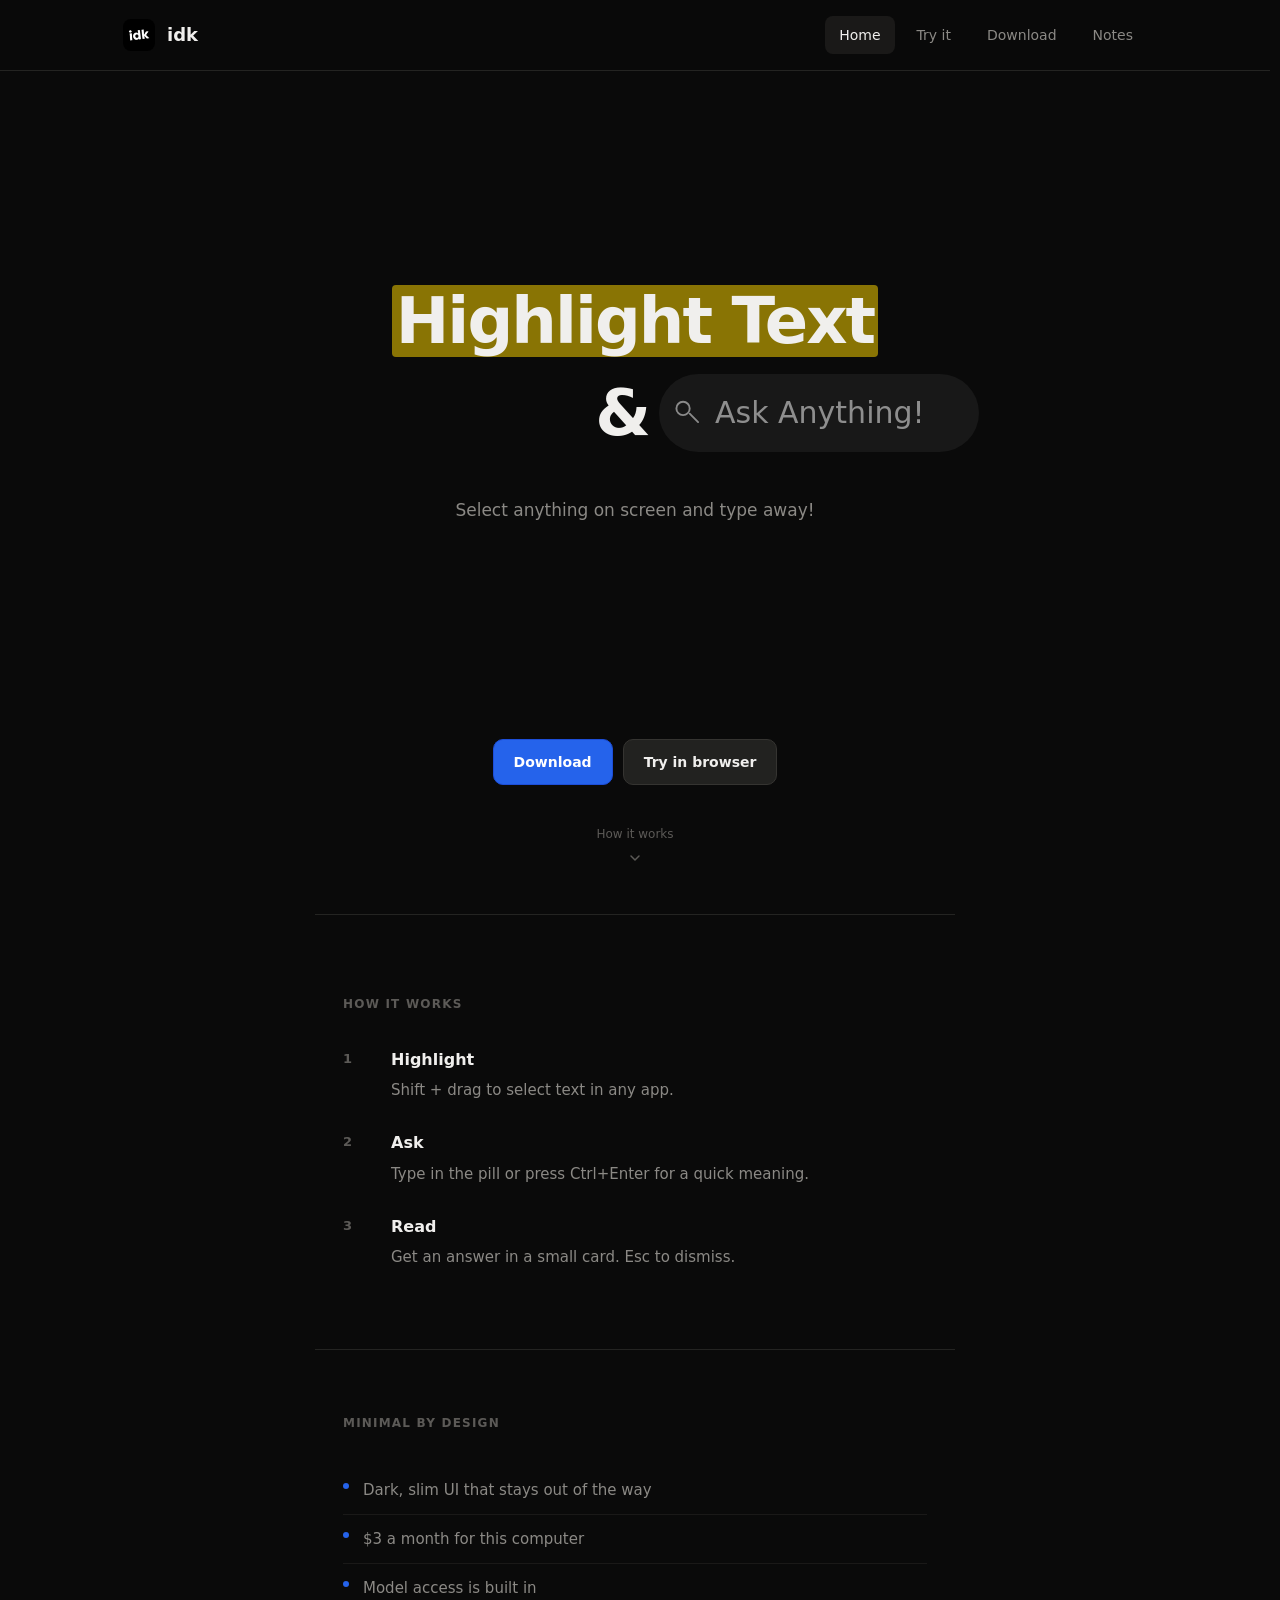
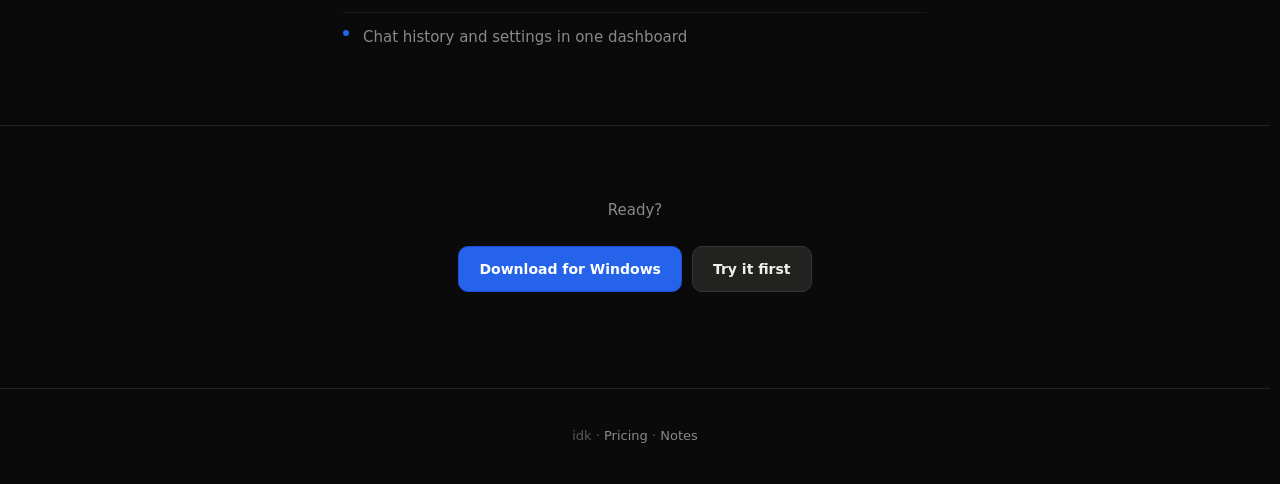
<file: website/index.html>
<!DOCTYPE html>
<html lang="en">
<head>
  <meta charset="UTF-8" />
  <meta name="viewport" content="width=device-width, initial-scale=1.0" />
  <title>idk — Highlight Text & Ask</title>
  <meta name="description" content="Highlight text anywhere on Windows, ask a question, and get an answer in place. Minimal selection assistant." />
  <link rel="stylesheet" href="css/styles.css" />
</head>
<body class="page-landing">
  <header class="site-header">
    <div class="site-header__inner">
      <a class="brand" href="index.html">
        <img src="assets/idk.png" width="28" height="28" alt="" />
        idk
      </a>
      <nav class="nav" aria-label="Main">
        <a href="index.html" class="is-active">Home</a>
        <a href="search.html">Try it</a>
        <a href="download.html">Download</a>
        <a href="releases.html">Notes</a>
      </nav>
    </div>
  </header>

  <main class="landing">
    <section id="top" class="landing-hero">
      <div class="landing-hero__core">
      <h1 class="landing-hero__title">
        <span class="landing-hero__title-line">
          <span class="highlight-text-anim"><span class="highlight-text-anim__word">Highlight Text</span></span>
        </span>
        <span class="hero-ask-row title-line-offset">
          <span class="hero-ask-amp" aria-hidden="true">&amp;</span>
          <span class="hero-ask-pill-wrap">
          <span class="hero-ask-pill" role="img" aria-label="Ask Anything!">
            <span class="hero-ask-pill__icon" aria-hidden="true">
              <svg width="28" height="28" viewBox="0 0 20 20" fill="none">
                <circle cx="5.75" cy="6.75" r="4.75" stroke="currentColor" stroke-width="1.35" fill="none" />
                <line x1="10.5" y1="10.5" x2="16.5" y2="16.5" stroke="currentColor" stroke-width="1.35" stroke-linecap="round" />
              </svg>
            </span>
            <span class="hero-ask-pill__text">Ask Anything!</span>
          </span>
          </span>
        </span>
      </h1>
      <p class="landing-hero__lead">
        Select anything on screen and type away!
      </p>
      </div>
      <div class="landing-hero__foot">
      <div class="landing-hero__actions">
        <a class="btn btn--primary" href="download.html">Download</a>
        <a class="btn btn--ghost" href="search.html">Try in browser</a>
      </div>
      <a class="landing-scroll" href="#how" aria-label="Scroll to how it works">
        <span>How it works</span>
        <svg width="16" height="16" viewBox="0 0 16 16" fill="none" aria-hidden="true">
          <path d="M4 6l4 4 4-4" stroke="currentColor" stroke-width="1.5" stroke-linecap="round" stroke-linejoin="round"/>
        </svg>
      </a>
      </div>
    </section>

    <section id="how" class="landing-section">
      <p class="landing-section__label">How it works</p>
      <div class="landing-steps">
        <article class="landing-step">
          <span class="landing-step__n">1</span>
          <div>
            <h3>Highlight</h3>
            <p>Shift + drag to select text in any app.</p>
          </div>
        </article>
        <article class="landing-step">
          <span class="landing-step__n">2</span>
          <div>
            <h3>Ask</h3>
            <p>Type in the pill or press Ctrl+Enter for a quick meaning.</p>
          </div>
        </article>
        <article class="landing-step">
          <span class="landing-step__n">3</span>
          <div>
            <h3>Read</h3>
            <p>Get an answer in a small card. Esc to dismiss.</p>
          </div>
        </article>
      </div>
    </section>

    <section id="details" class="landing-section landing-section--tight">
      <p class="landing-section__label">Minimal by design</p>
      <ul class="landing-list">
        <li>Dark, slim UI that stays out of the way</li>
        <li>$3 a month for this computer</li>
        <li>Model access is built in</li>
        <li>Chat history and settings in one dashboard</li>
      </ul>
    </section>

    <section class="landing-end">
      <p class="landing-end__title">Ready?</p>
      <div class="landing-hero__actions">
        <a class="btn btn--primary" href="download.html">Download for Windows</a>
        <a class="btn btn--ghost" href="search.html">Try it first</a>
      </div>
    </section>
  </main>

  <footer class="site-footer site-footer--minimal">
    <p>idk · <a href="pricing.html">Pricing</a> · <a href="releases.html">Notes</a></p>
  </footer>
</body>
</html>
</file>
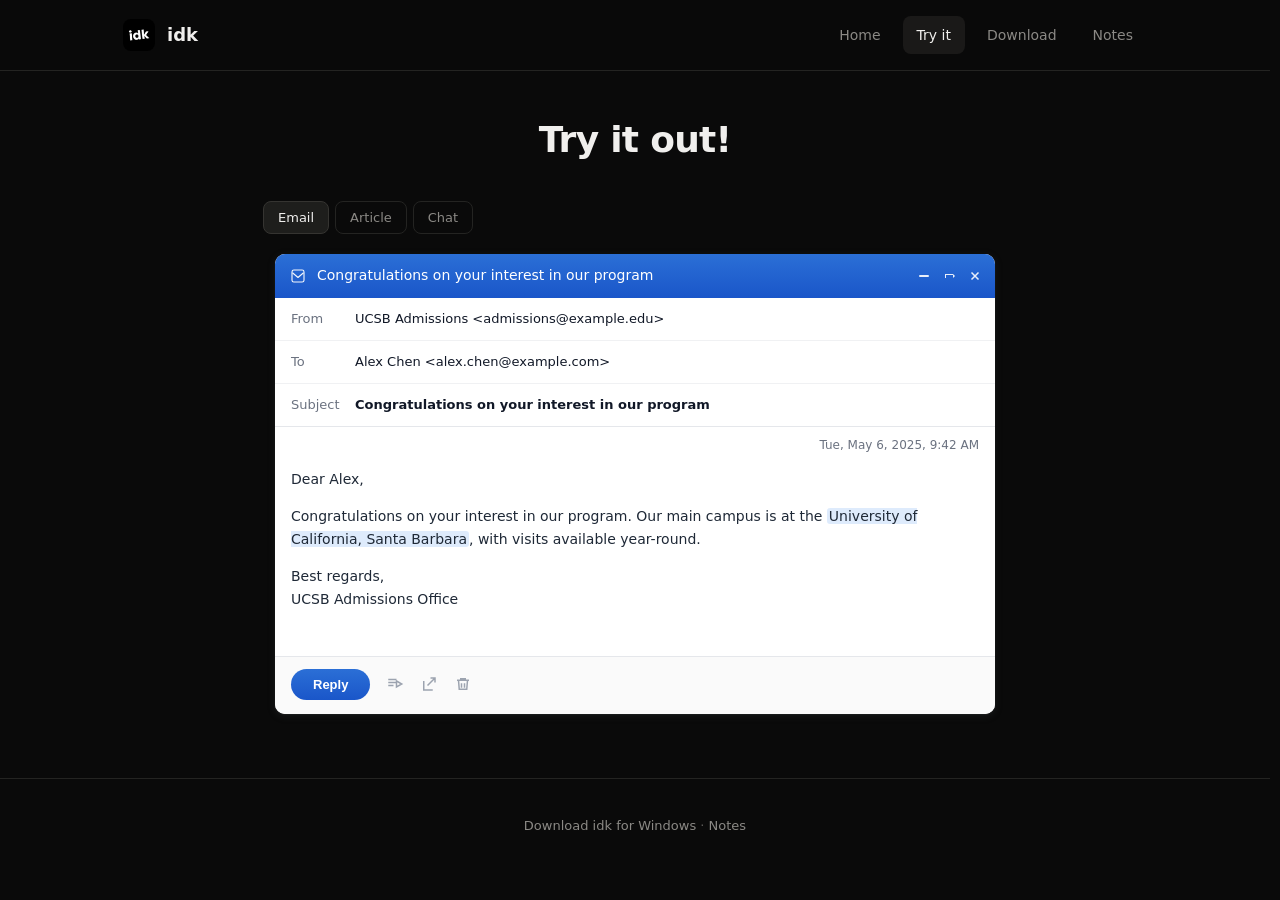
<file: website/demo.html>
<!DOCTYPE html>
<html lang="en">
<head>
  <meta charset="UTF-8" />
  <meta http-equiv="refresh" content="0; url=search.html" />
  <title>Redirecting…</title>
  <link rel="canonical" href="search.html" />
</head>
<body>
  <p><a href="search.html">Continue to Try it</a></p>
</body>
</html>
</file>
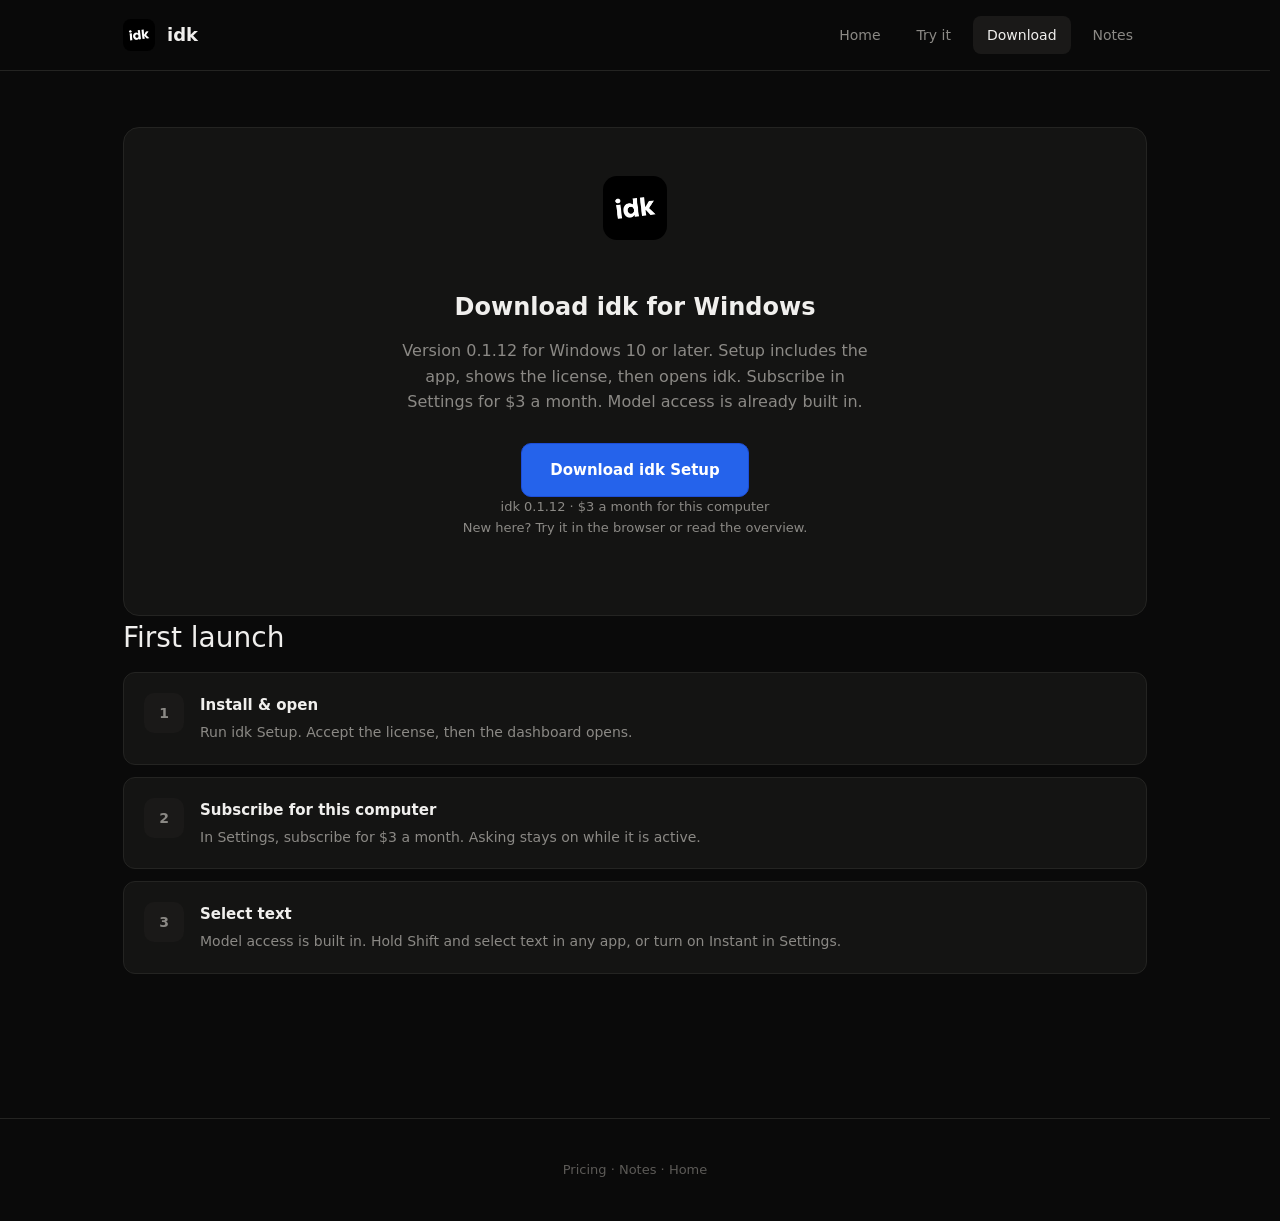
<file: website/download.html>
<!DOCTYPE html>
<html lang="en">
<head>
  <meta charset="UTF-8" />
  <meta name="viewport" content="width=device-width, initial-scale=1.0" />
  <title>Download — idk</title>
  <meta name="description" content="Download idk for Windows. Selection assistant that works on any app." />
  <link rel="stylesheet" href="css/styles.css" />
</head>
<body>
  <header class="site-header">
    <div class="site-header__inner">
      <a class="brand" href="index.html">
        <img src="assets/idk.png" width="32" height="32" alt="" />
        idk
      </a>
      <nav class="nav" aria-label="Main">
        <a href="index.html">Home</a>
        <a href="search.html">Try it</a>
        <a href="download.html" class="is-active">Download</a>
        <a href="releases.html">Notes</a>
      </nav>
    </div>
  </header>

  <main>
    <section class="download-panel">
      <img src="assets/idk.png" width="64" height="64" alt="" style="border-radius: 14px; margin-bottom: 20px;" />
      <h2>Download idk for Windows</h2>
      <p>
        Version 0.1.12 for Windows 10 or later. Setup includes the app, shows the license,
        then opens idk. Subscribe in Settings for $3 a month. Model access is already built in.
      </p>
      <a class="btn btn--primary btn--large" href="download/idk-Setup.exe" download="idk-Setup.exe">
        Download idk Setup
      </a>
      <p class="download-meta">
        idk 0.1.12 · $3 a month for this computer<br />
        New here? <a href="search.html">Try it in the browser</a> or read the <a href="index.html">overview</a>.
      </p>
    </section>

    <section class="section">
      <h2>First launch</h2>
      <div class="steps">
        <article class="step">
          <div class="step__num">1</div>
          <div>
            <h3>Install &amp; open</h3>
            <p>Run idk Setup. Accept the license, then the dashboard opens.</p>
          </div>
        </article>
        <article class="step">
          <div class="step__num">2</div>
          <div>
            <h3>Subscribe for this computer</h3>
            <p>In Settings, subscribe for $3 a month. Asking stays on while it is active.</p>
          </div>
        </article>
        <article class="step">
          <div class="step__num">3</div>
          <div>
            <h3>Select text</h3>
            <p>Model access is built in. Hold Shift and select text in any app, or turn on Instant in Settings.</p>
          </div>
        </article>
      </div>
    </section>
  </main>

  <footer class="site-footer">
    <p><a href="pricing.html">Pricing</a> · <a href="releases.html">Notes</a> · <a href="index.html">Home</a></p>
  </footer>
</body>
</html>
</file>
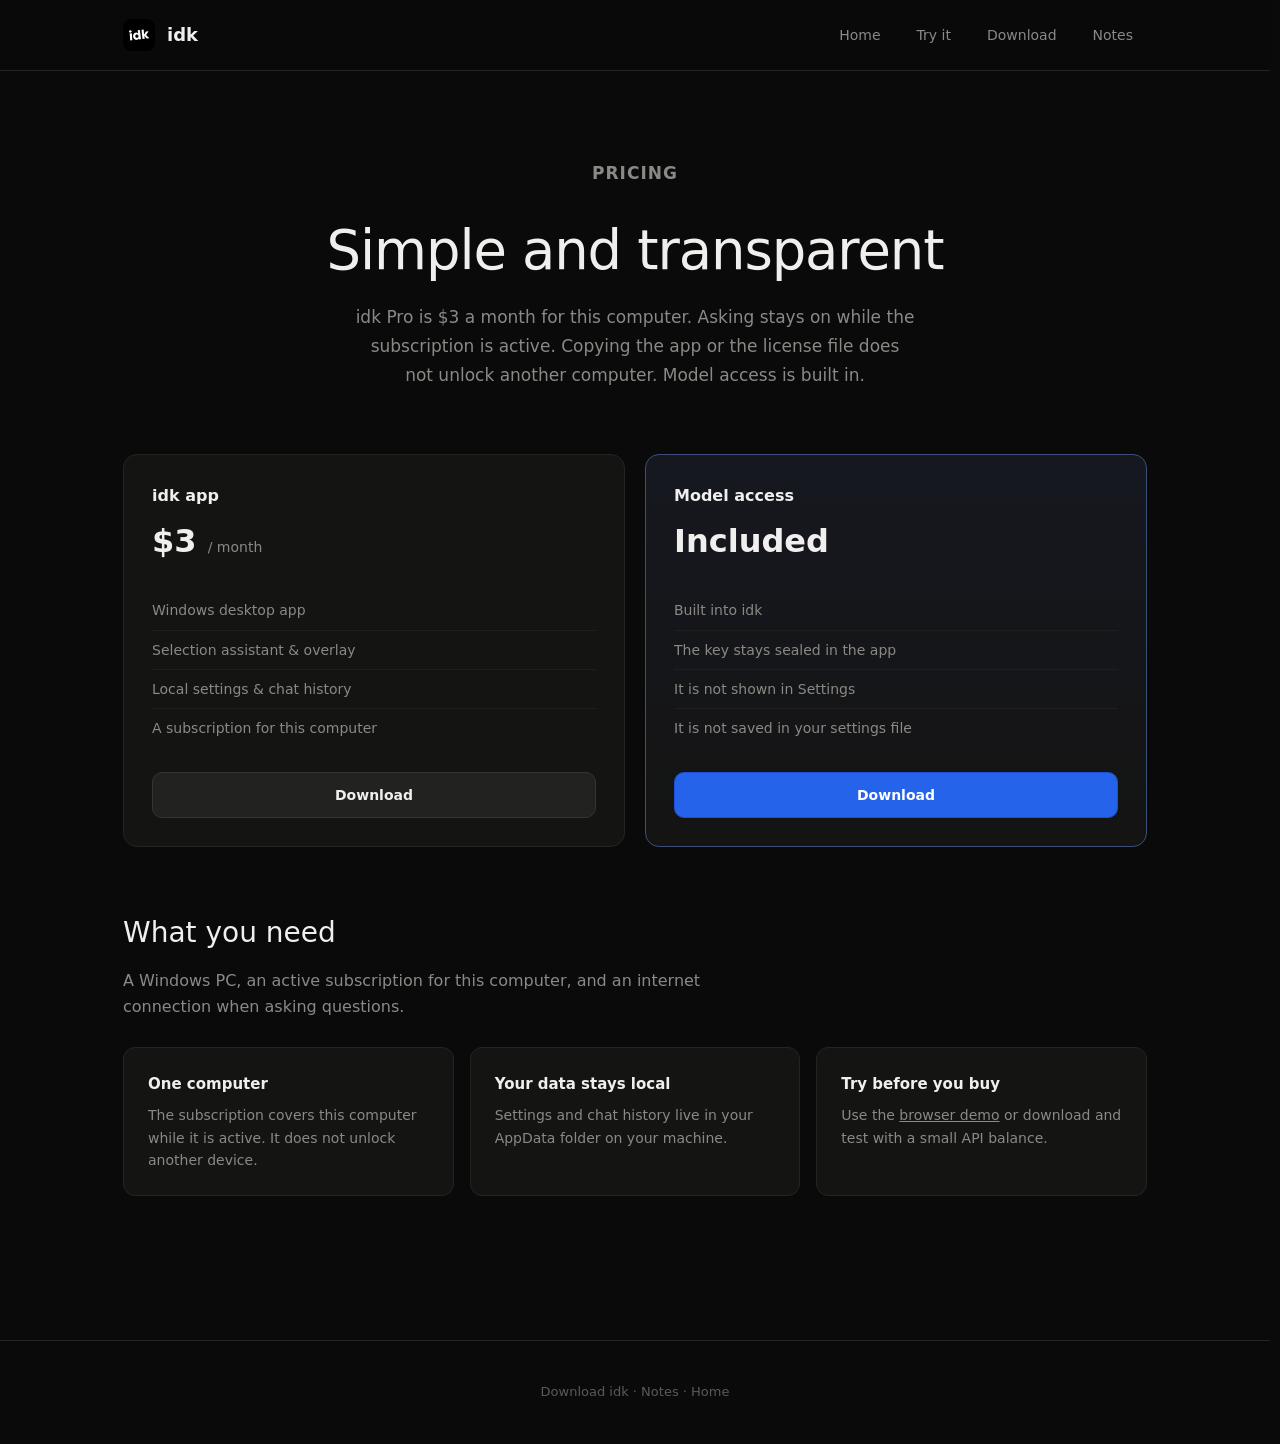
<file: website/pricing.html>
<!DOCTYPE html>
<html lang="en">
<head>
  <meta charset="UTF-8" />
  <meta name="viewport" content="width=device-width, initial-scale=1.0" />
  <title>Pricing — idk</title>
  <meta name="description" content="idk Pro is $3 a month for this computer. Model access is built in." />
  <link rel="stylesheet" href="css/styles.css" />
</head>
<body>
  <header class="site-header">
    <div class="site-header__inner">
      <a class="brand" href="index.html">
        <img src="assets/idk.png" width="32" height="32" alt="" />
        idk
      </a>
      <nav class="nav" aria-label="Main">
        <a href="index.html">Home</a>
        <a href="search.html">Try it</a>
        <a href="download.html">Download</a>
        <a href="releases.html">Notes</a>
      </nav>
    </div>
  </header>

  <main>
    <section class="hero" style="padding-bottom: 32px;">
      <p class="hero__eyebrow">Pricing</p>
      <h1>Simple and transparent</h1>
      <p>
        idk Pro is $3 a month for this computer. Asking stays on while the subscription is active.
        Copying the app or the license file does not unlock another computer. Model access is built in.
      </p>
    </section>

    <section class="section">
      <div class="pricing-grid">
        <article class="price-card">
          <h3>idk app</h3>
          <p class="price">$3 <span>/ month</span></p>
          <ul>
            <li>Windows desktop app</li>
            <li>Selection assistant &amp; overlay</li>
            <li>Local settings &amp; chat history</li>
            <li>A subscription for this computer</li>
          </ul>
          <a class="btn btn--ghost" href="download.html" style="width: 100%;">Download</a>
        </article>

        <article class="price-card price-card--featured">
          <h3>Model access</h3>
          <p class="price">Included</p>
          <ul>
            <li>Built into idk</li>
            <li>The key stays sealed in the app</li>
            <li>It is not shown in Settings</li>
            <li>It is not saved in your settings file</li>
          </ul>
          <a class="btn btn--primary" href="download.html" style="width: 100%;">Download</a>
        </article>
      </div>
    </section>

    <section class="section">
      <h2>What you need</h2>
      <p class="lead">A Windows PC, an active subscription for this computer, and an internet connection when asking questions.</p>
      <div class="grid-3">
        <article class="card">
          <h3>One computer</h3>
          <p>The subscription covers this computer while it is active. It does not unlock another device.</p>
        </article>
        <article class="card">
          <h3>Your data stays local</h3>
          <p>Settings and chat history live in your AppData folder on your machine.</p>
        </article>
        <article class="card">
          <h3>Try before you buy</h3>
          <p>Use the <a href="search.html" style="text-decoration: underline;">browser demo</a> or download and test with a small API balance.</p>
        </article>
      </div>
    </section>
  </main>

  <footer class="site-footer">
    <p><a href="download.html">Download idk</a> · <a href="releases.html">Notes</a> · <a href="index.html">Home</a></p>
  </footer>
</body>
</html>
</file>
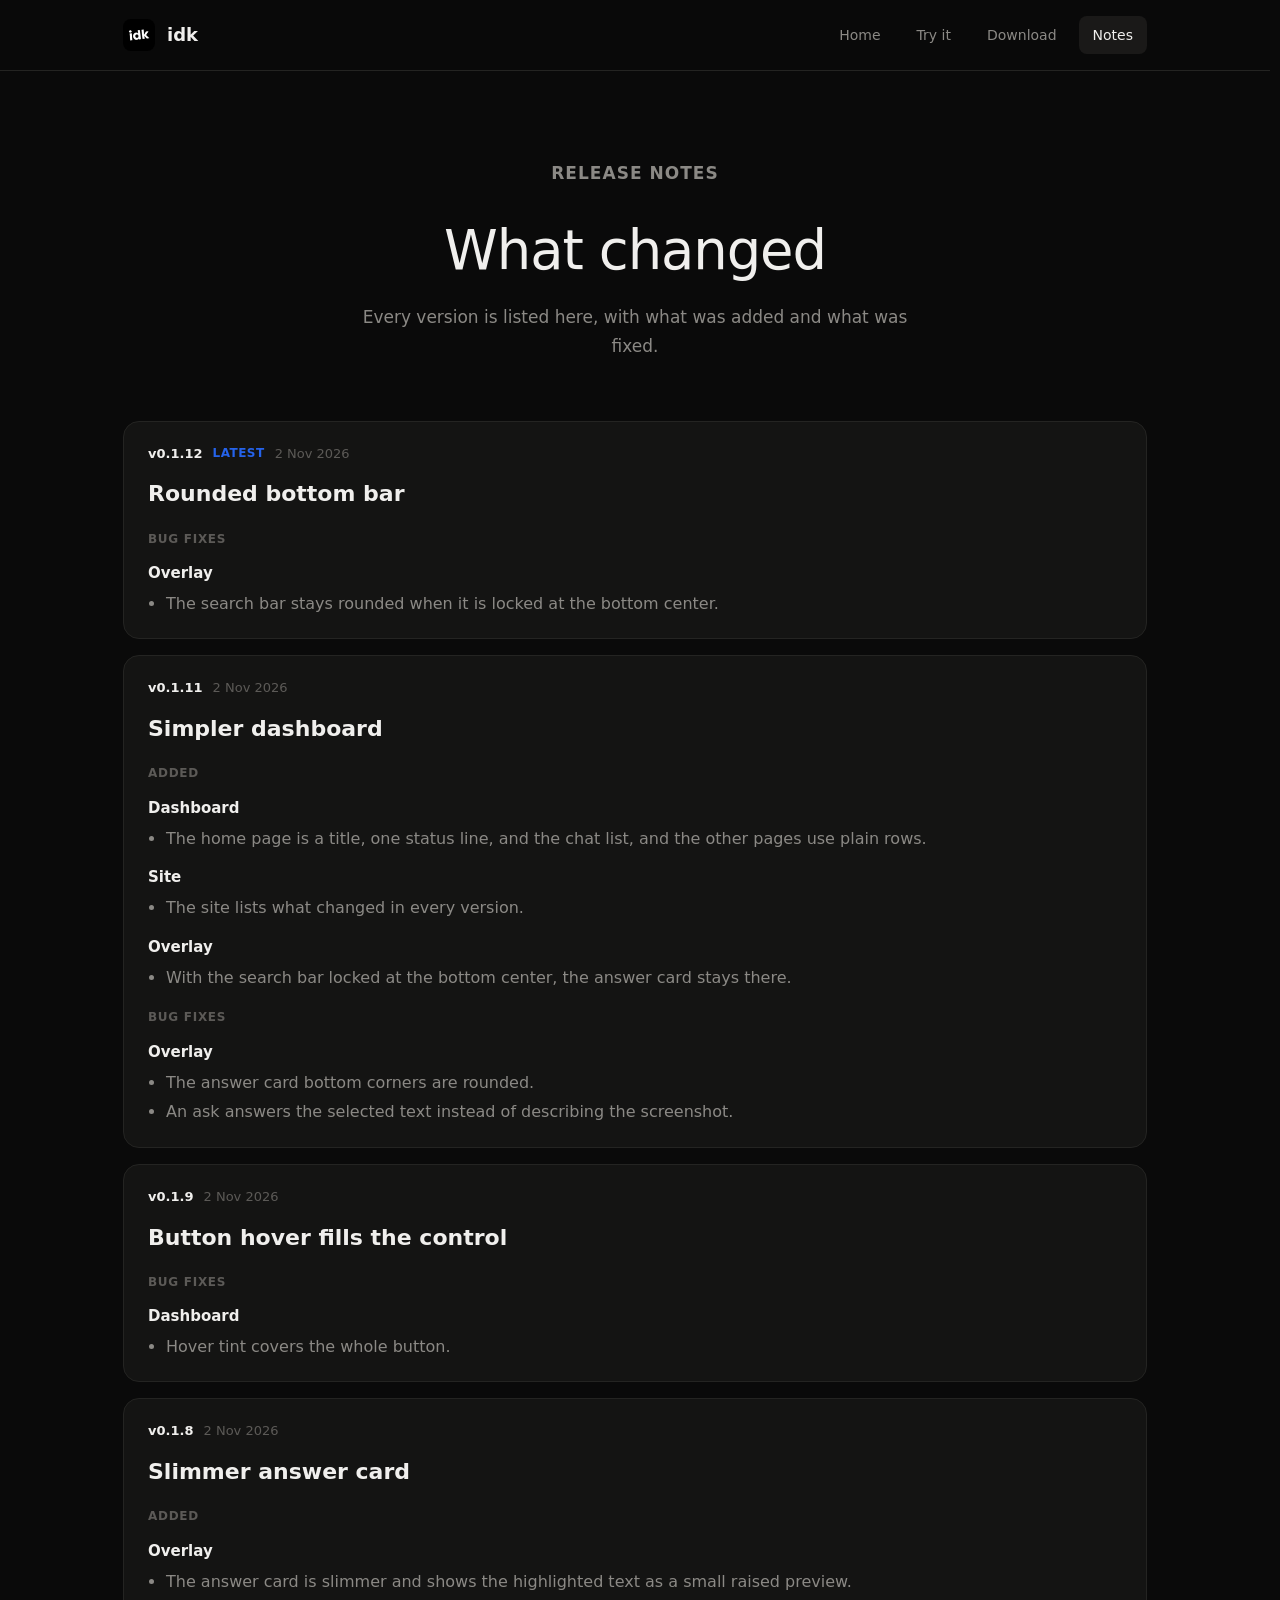
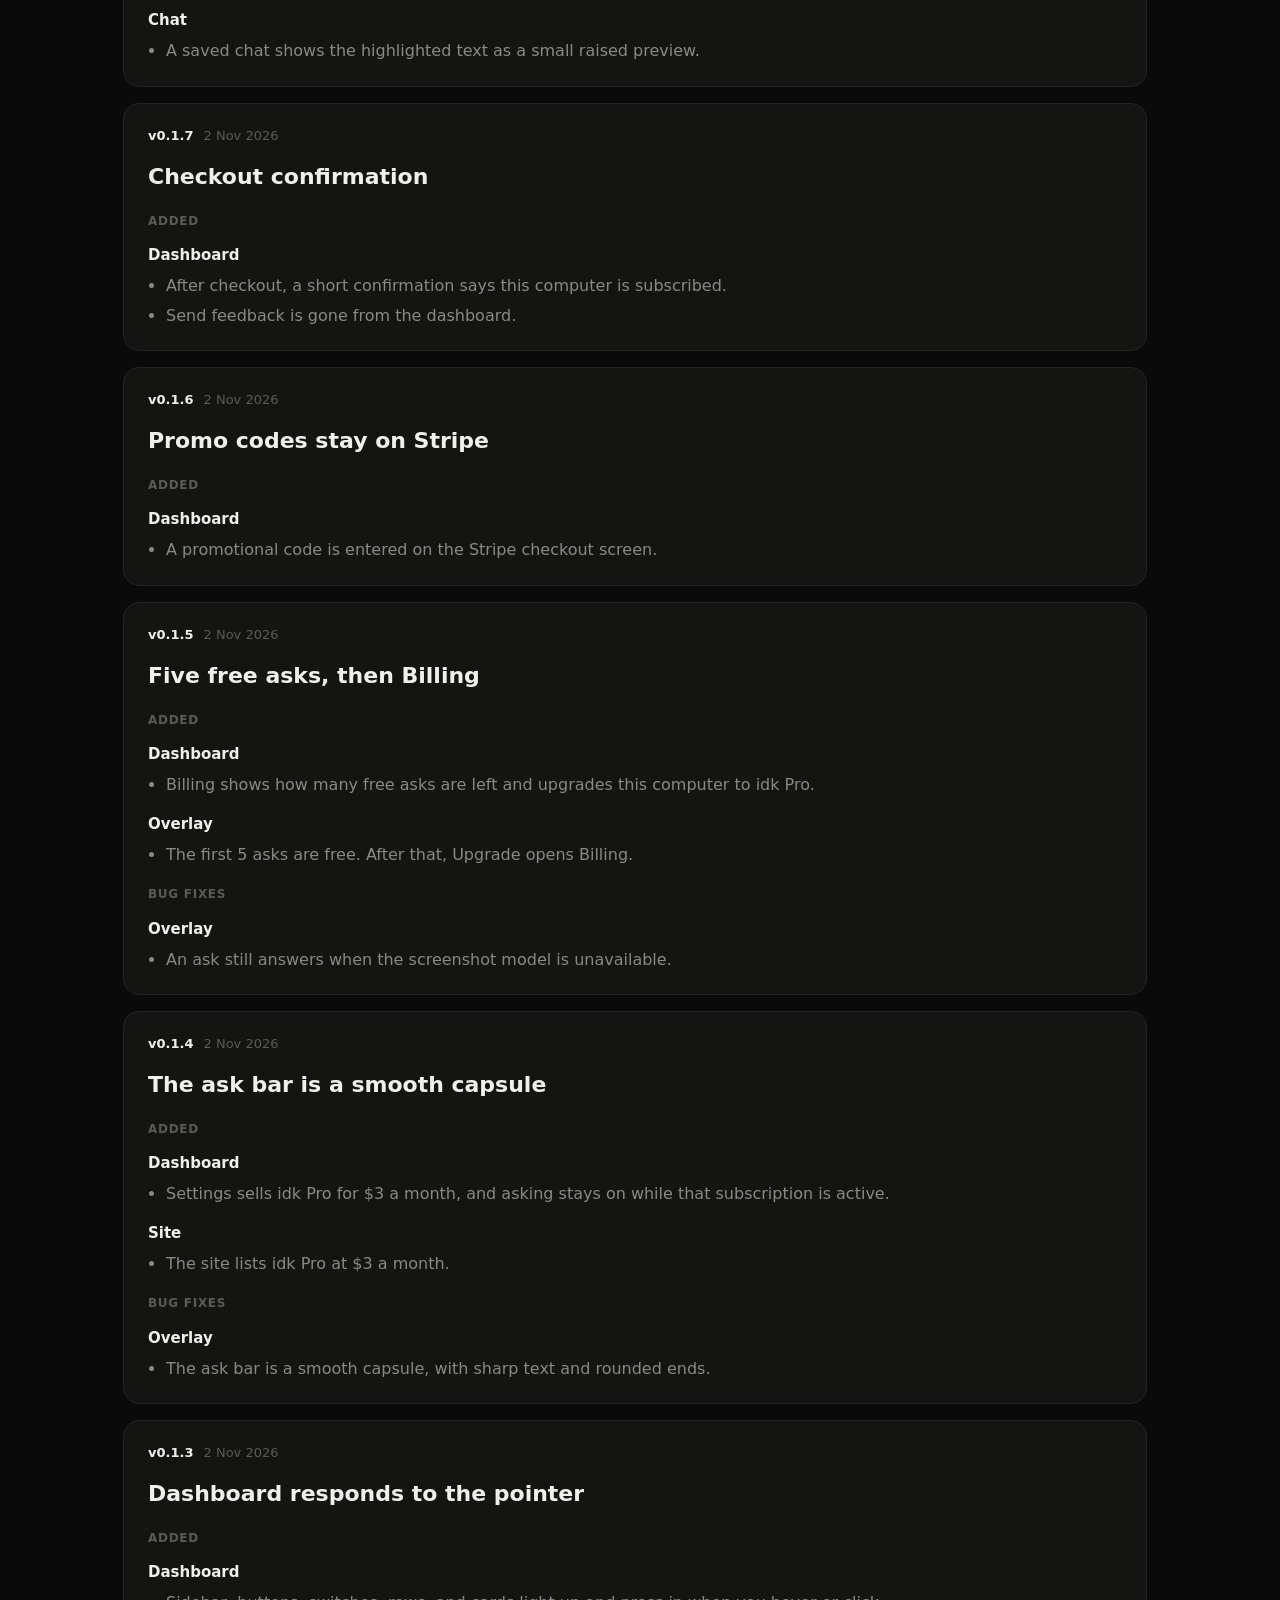
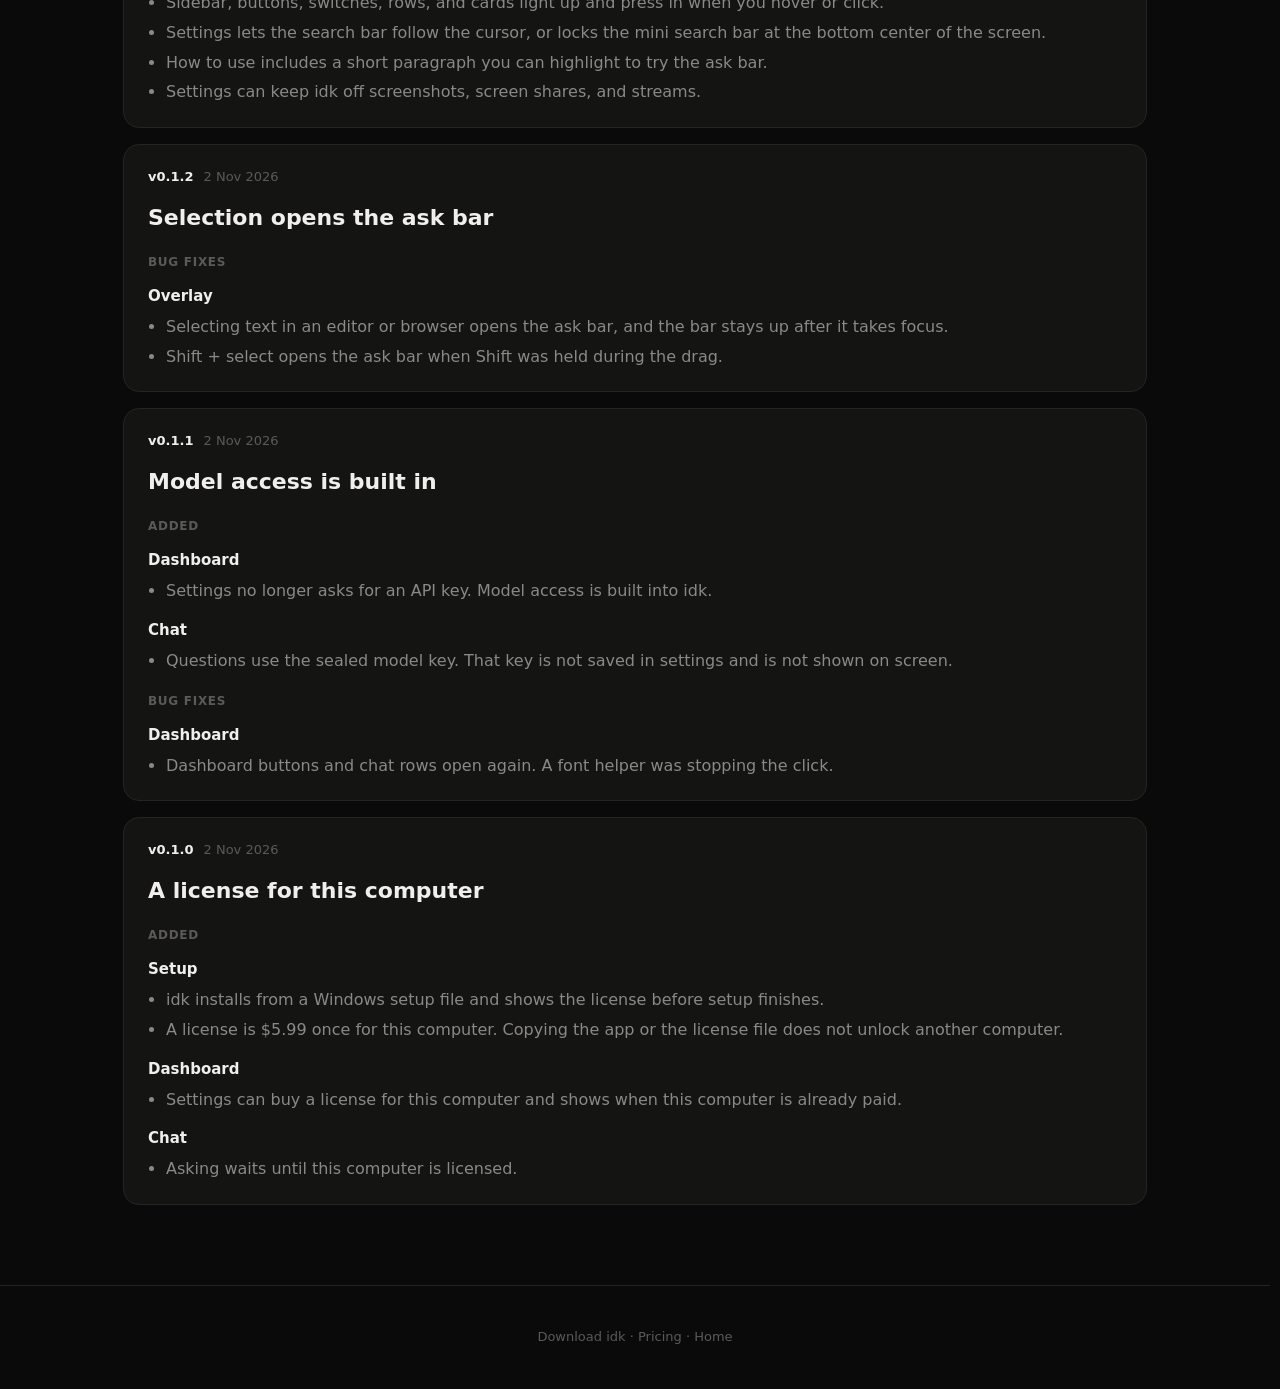
<file: website/releases.html>
<!DOCTYPE html>
<html lang="en">
<head>
  <meta charset="UTF-8" />
  <meta name="viewport" content="width=device-width, initial-scale=1.0" />
  <title>Release notes — idk</title>
  <meta name="description" content="What changed in each version of idk." />
  <link rel="stylesheet" href="css/styles.css" />
</head>
<body>
  <header class="site-header">
    <div class="site-header__inner">
      <a class="brand" href="index.html">
        <img src="assets/idk.png" width="32" height="32" alt="" />
        idk
      </a>
      <nav class="nav" aria-label="Main">
        <a href="index.html">Home</a>
        <a href="search.html">Try it</a>
        <a href="download.html">Download</a>
        <a href="releases.html" class="is-active">Notes</a>
      </nav>
    </div>
  </header>

  <main>
    <section class="hero" style="padding-bottom: 28px;">
      <p class="hero__eyebrow">Release notes</p>
      <h1>What changed</h1>
      <p>Every version is listed here, with what was added and what was fixed.</p>
    </section>
    <div class="release-log">
      <!-- brain:notes -->
      <article class="release" id="v0.1.12">
        <header class="release-meta">
          <a class="release-tag" href="https://github.com/Delexoo/idk/releases/tag/v0.1.12">v0.1.12</a> <span class="release-latest">Latest</span>
          <time datetime="2026-11-02">2 Nov 2026</time>
        </header>
        <h2>Rounded bottom bar</h2>
        <h3>Bug fixes</h3>
        <h4>Overlay</h4>
        <ul>
          <li>The search bar stays rounded when it is locked at the bottom center.</li>
        </ul>
      </article>
      <article class="release" id="v0.1.11">
        <header class="release-meta">
          <a class="release-tag" href="https://github.com/Delexoo/idk/releases/tag/v0.1.11">v0.1.11</a>
          <time datetime="2026-11-02">2 Nov 2026</time>
        </header>
        <h2>Simpler dashboard</h2>
        <h3>Added</h3>
        <h4>Dashboard</h4>
        <ul>
          <li>The home page is a title, one status line, and the chat list, and the other pages use plain rows.</li>
        </ul>
        <h4>Site</h4>
        <ul>
          <li>The site lists what changed in every version.</li>
        </ul>
        <h4>Overlay</h4>
        <ul>
          <li>With the search bar locked at the bottom center, the answer card stays there.</li>
        </ul>
        <h3>Bug fixes</h3>
        <h4>Overlay</h4>
        <ul>
          <li>The answer card bottom corners are rounded.</li>
          <li>An ask answers the selected text instead of describing the screenshot.</li>
        </ul>
      </article>
      <article class="release" id="v0.1.9">
        <header class="release-meta">
          <a class="release-tag" href="https://github.com/Delexoo/idk/releases/tag/v0.1.9">v0.1.9</a>
          <time datetime="2026-11-02">2 Nov 2026</time>
        </header>
        <h2>Button hover fills the control</h2>
        <h3>Bug fixes</h3>
        <h4>Dashboard</h4>
        <ul>
          <li>Hover tint covers the whole button.</li>
        </ul>
      </article>
      <article class="release" id="v0.1.8">
        <header class="release-meta">
          <a class="release-tag" href="https://github.com/Delexoo/idk/releases/tag/v0.1.8">v0.1.8</a>
          <time datetime="2026-11-02">2 Nov 2026</time>
        </header>
        <h2>Slimmer answer card</h2>
        <h3>Added</h3>
        <h4>Overlay</h4>
        <ul>
          <li>The answer card is slimmer and shows the highlighted text as a small raised preview.</li>
        </ul>
        <h4>Chat</h4>
        <ul>
          <li>A saved chat shows the highlighted text as a small raised preview.</li>
        </ul>
      </article>
      <article class="release" id="v0.1.7">
        <header class="release-meta">
          <a class="release-tag" href="https://github.com/Delexoo/idk/releases/tag/v0.1.7">v0.1.7</a>
          <time datetime="2026-11-02">2 Nov 2026</time>
        </header>
        <h2>Checkout confirmation</h2>
        <h3>Added</h3>
        <h4>Dashboard</h4>
        <ul>
          <li>After checkout, a short confirmation says this computer is subscribed.</li>
          <li>Send feedback is gone from the dashboard.</li>
        </ul>
      </article>
      <article class="release" id="v0.1.6">
        <header class="release-meta">
          <a class="release-tag" href="https://github.com/Delexoo/idk/releases/tag/v0.1.6">v0.1.6</a>
          <time datetime="2026-11-02">2 Nov 2026</time>
        </header>
        <h2>Promo codes stay on Stripe</h2>
        <h3>Added</h3>
        <h4>Dashboard</h4>
        <ul>
          <li>A promotional code is entered on the Stripe checkout screen.</li>
        </ul>
      </article>
      <article class="release" id="v0.1.5">
        <header class="release-meta">
          <a class="release-tag" href="https://github.com/Delexoo/idk/releases/tag/v0.1.5">v0.1.5</a>
          <time datetime="2026-11-02">2 Nov 2026</time>
        </header>
        <h2>Five free asks, then Billing</h2>
        <h3>Added</h3>
        <h4>Dashboard</h4>
        <ul>
          <li>Billing shows how many free asks are left and upgrades this computer to idk Pro.</li>
        </ul>
        <h4>Overlay</h4>
        <ul>
          <li>The first 5 asks are free. After that, Upgrade opens Billing.</li>
        </ul>
        <h3>Bug fixes</h3>
        <h4>Overlay</h4>
        <ul>
          <li>An ask still answers when the screenshot model is unavailable.</li>
        </ul>
      </article>
      <article class="release" id="v0.1.4">
        <header class="release-meta">
          <a class="release-tag" href="https://github.com/Delexoo/idk/releases/tag/v0.1.4">v0.1.4</a>
          <time datetime="2026-11-02">2 Nov 2026</time>
        </header>
        <h2>The ask bar is a smooth capsule</h2>
        <h3>Added</h3>
        <h4>Dashboard</h4>
        <ul>
          <li>Settings sells idk Pro for $3 a month, and asking stays on while that subscription is active.</li>
        </ul>
        <h4>Site</h4>
        <ul>
          <li>The site lists idk Pro at $3 a month.</li>
        </ul>
        <h3>Bug fixes</h3>
        <h4>Overlay</h4>
        <ul>
          <li>The ask bar is a smooth capsule, with sharp text and rounded ends.</li>
        </ul>
      </article>
      <article class="release" id="v0.1.3">
        <header class="release-meta">
          <a class="release-tag" href="https://github.com/Delexoo/idk/releases/tag/v0.1.3">v0.1.3</a>
          <time datetime="2026-11-02">2 Nov 2026</time>
        </header>
        <h2>Dashboard responds to the pointer</h2>
        <h3>Added</h3>
        <h4>Dashboard</h4>
        <ul>
          <li>Sidebar, buttons, switches, rows, and cards light up and press in when you hover or click.</li>
          <li>Settings lets the search bar follow the cursor, or locks the mini search bar at the bottom center of the screen.</li>
          <li>How to use includes a short paragraph you can highlight to try the ask bar.</li>
          <li>Settings can keep idk off screenshots, screen shares, and streams.</li>
        </ul>
      </article>
      <article class="release" id="v0.1.2">
        <header class="release-meta">
          <a class="release-tag" href="https://github.com/Delexoo/idk/releases/tag/v0.1.2">v0.1.2</a>
          <time datetime="2026-11-02">2 Nov 2026</time>
        </header>
        <h2>Selection opens the ask bar</h2>
        <h3>Bug fixes</h3>
        <h4>Overlay</h4>
        <ul>
          <li>Selecting text in an editor or browser opens the ask bar, and the bar stays up after it takes focus.</li>
          <li>Shift + select opens the ask bar when Shift was held during the drag.</li>
        </ul>
      </article>
      <article class="release" id="v0.1.1">
        <header class="release-meta">
          <a class="release-tag" href="https://github.com/Delexoo/idk/releases/tag/v0.1.1">v0.1.1</a>
          <time datetime="2026-11-02">2 Nov 2026</time>
        </header>
        <h2>Model access is built in</h2>
        <h3>Added</h3>
        <h4>Dashboard</h4>
        <ul>
          <li>Settings no longer asks for an API key. Model access is built into idk.</li>
        </ul>
        <h4>Chat</h4>
        <ul>
          <li>Questions use the sealed model key. That key is not saved in settings and is not shown on screen.</li>
        </ul>
        <h3>Bug fixes</h3>
        <h4>Dashboard</h4>
        <ul>
          <li>Dashboard buttons and chat rows open again. A font helper was stopping the click.</li>
        </ul>
      </article>
      <article class="release" id="v0.1.0">
        <header class="release-meta">
          <a class="release-tag" href="https://github.com/Delexoo/idk/releases/tag/v0.1.0">v0.1.0</a>
          <time datetime="2026-11-02">2 Nov 2026</time>
        </header>
        <h2>A license for this computer</h2>
        <h3>Added</h3>
        <h4>Setup</h4>
        <ul>
          <li>idk installs from a Windows setup file and shows the license before setup finishes.</li>
          <li>A license is $5.99 once for this computer. Copying the app or the license file does not unlock another computer.</li>
        </ul>
        <h4>Dashboard</h4>
        <ul>
          <li>Settings can buy a license for this computer and shows when this computer is already paid.</li>
        </ul>
        <h4>Chat</h4>
        <ul>
          <li>Asking waits until this computer is licensed.</li>
        </ul>
      </article>
      <!-- /brain:notes -->
    </div>
  </main>

  <footer class="site-footer">
    <p><a href="download.html">Download idk</a> · <a href="pricing.html">Pricing</a> · <a href="index.html">Home</a></p>
  </footer>
</body>
</html>
</file>
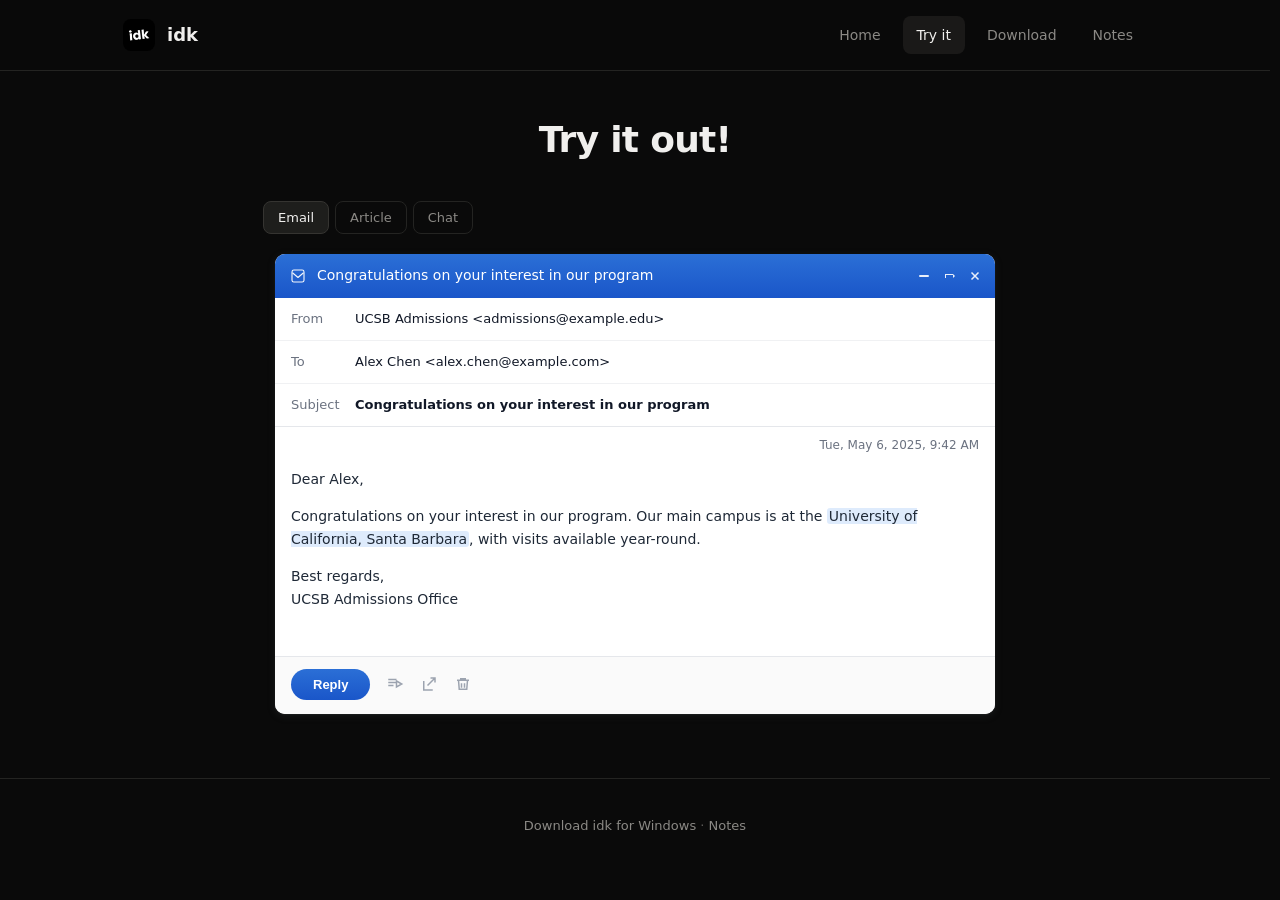
<file: website/search.html>
<!DOCTYPE html>
<html lang="en">
<head>
  <meta charset="UTF-8" />
  <meta name="viewport" content="width=device-width, initial-scale=1.0" />
  <title>Try it — idk</title>
  <meta name="description" content="Try idk in the browser: highlight sample text and ask a question." />
  <link rel="stylesheet" href="css/styles.css" />
</head>
<body class="page-search">
  <header class="site-header">
    <div class="site-header__inner">
      <a class="brand" href="index.html">
        <img src="assets/idk.png" width="28" height="28" alt="" />
        idk
      </a>
      <nav class="nav" aria-label="Main">
        <a href="index.html">Home</a>
        <a href="search.html" class="is-active">Try it</a>
        <a href="download.html">Download</a>
        <a href="releases.html">Notes</a>
      </nav>
    </div>
  </header>

  <main class="search-page">
    <header class="search-page__head">
      <h1>Try it out!</h1>
    </header>

    <div class="demo-layout">
      <div class="demo-toolbar">
        <div id="demo-tabs" class="demo-tabs" role="tablist" aria-label="Scenarios"></div>
      </div>

      <div id="demo-stage" class="demo-stage">
        <div id="demo-doc" class="demo-doc"></div>
        <div id="demo-pill" class="demo-pill" role="dialog" aria-label="Ask idk">
          <span class="demo-pill__icon" aria-hidden="true">
            <svg width="12" height="12" viewBox="0 0 20 20" fill="none">
              <circle cx="5.75" cy="6.75" r="4.75" stroke="currentColor" stroke-width="1.35" fill="none" />
              <line x1="10.5" y1="10.5" x2="16.5" y2="16.5" stroke="currentColor" stroke-width="1.35" stroke-linecap="round" />
            </svg>
          </span>
          <input id="demo-pill-input" type="text" placeholder="Ask Anything!" autocomplete="off" spellcheck="false" />
        </div>
      </div>

      <div id="demo-answer" class="demo-answer-card" aria-live="polite" role="dialog" aria-label="Answer">
        <header class="demo-card-header">
          <button type="button" class="demo-card-btn" id="demo-card-simpler">Simpler</button>
          <button type="button" class="demo-card-close" id="demo-card-close" aria-label="Close">
            <svg width="11" height="11" viewBox="0 0 16 16" fill="none" aria-hidden="true">
              <path d="M4 4l8 8M12 4l-8 8" stroke="currentColor" stroke-width="1.25" stroke-linecap="round" />
            </svg>
          </button>
        </header>
        <div class="demo-card-messages" id="demo-card-messages"></div>
        <footer class="demo-card-followup">
          <input id="demo-followup-input" type="text" placeholder="Ask a follow-up…" autocomplete="off" spellcheck="false" disabled />
        </footer>
      </div>
    </div>
  </main>

  <footer class="site-footer site-footer--minimal">
    <p><a href="download.html">Download idk for Windows</a> · <a href="releases.html">Notes</a></p>
  </footer>

  <div id="demo-tutorial" class="demo-tutorial is-hidden" aria-live="polite">
    <p id="demo-tutorial-msg" class="demo-tutorial__msg"></p>
  </div>

  <script src="js/demo.js"></script>
</body>
</html>
</file>
<file: website/css/styles.css>
:root {
  --bg: #0a0a0a;
  --bg-elevated: #111110;
  --card: #141413;
  --border: #242422;
  --ink: #f0efed;
  --muted: #8b8985;
  --subtle: #5c5a57;
  --accent: #2563eb;
  --accent-dark: #1d4ed8;
  --max: 1080px;
  --font: "Segoe UI Variable Text", "Segoe UI", system-ui, -apple-system, sans-serif;
  --display: var(--font);
  --scrollbar-thumb: #3d3d3a;
  --scrollbar-thumb-hover: #52524f;
  --scrollbar-track: transparent;
}

*,
*::before,
*::after {
  box-sizing: border-box;
}

html {
  scroll-behavior: smooth;
  scrollbar-gutter: stable;
  scrollbar-width: thin;
  scrollbar-color: var(--scrollbar-thumb) var(--scrollbar-track);
}

*::-webkit-scrollbar {
  width: 8px;
  height: 8px;
}

*::-webkit-scrollbar-track {
  background: var(--scrollbar-track);
}

*::-webkit-scrollbar-thumb {
  background-color: var(--scrollbar-thumb);
  border-radius: 100px;
  border: 2px solid transparent;
  background-clip: padding-box;
}

*::-webkit-scrollbar-thumb:hover {
  background-color: var(--scrollbar-thumb-hover);
}

*::-webkit-scrollbar-corner {
  background: transparent;
}

body {
  margin: 0;
  min-height: 100vh;
  font-family: var(--font);
  font-size: 16px;
  line-height: 1.6;
  color: var(--ink);
  background: var(--bg);
  -webkit-font-smoothing: antialiased;
}

a {
  color: inherit;
  text-decoration: none;
}

img {
  max-width: 100%;
  height: auto;
}

.site-header {
  position: sticky;
  top: 0;
  z-index: 50;
  border-bottom: 1px solid var(--border);
  background: rgba(10, 10, 10, 0.92);
  backdrop-filter: blur(12px);
}

.site-header__inner {
  max-width: var(--max);
  margin: 0 auto;
  padding: 16px 28px;
  display: flex;
  align-items: center;
  justify-content: space-between;
  gap: 24px;
}

.brand {
  display: flex;
  align-items: center;
  gap: 12px;
  font-weight: 600;
  font-size: 18px;
}

.brand img {
  width: 32px;
  height: 32px;
  border-radius: 8px;
}

.nav {
  display: flex;
  align-items: center;
  gap: 8px;
  flex-wrap: wrap;
}

.nav a {
  padding: 8px 14px;
  font-size: 14px;
  color: var(--muted);
  border-radius: 8px;
}

.nav a:hover,
.nav a.is-active {
  color: var(--ink);
  background: #1a1918;
}

.nav a.is-active {
  color: var(--ink);
}

.btn {
  display: inline-flex;
  align-items: center;
  justify-content: center;
  gap: 8px;
  padding: 11px 20px;
  font-size: 14px;
  font-weight: 600;
  border-radius: 10px;
  border: 1px solid transparent;
  cursor: pointer;
  font-family: inherit;
}

.btn--primary {
  background: var(--accent);
  border-color: var(--accent-dark);
  color: #fff;
}

.btn--ghost {
  background: #222220;
  border-color: #353431;
  color: var(--ink);
}

.btn--large {
  padding: 14px 28px;
  font-size: 15px;
}

main {
  max-width: var(--max);
  margin: 0 auto;
  padding: 56px 28px 80px;
}

.hero {
  text-align: center;
  padding: 32px 0 56px;
}

.hero__eyebrow {
  font-size: 13px;
  font-weight: 600;
  letter-spacing: 0.06em;
  text-transform: uppercase;
  color: var(--subtle);
  margin: 0 0 16px;
}

.hero h1 {
  font-family: var(--display);
  font-size: clamp(2.2rem, 5vw, 3.4rem);
  font-weight: 400;
  line-height: 1.15;
  margin: 0 0 20px;
  letter-spacing: -0.02em;
}

.hero p {
  max-width: 560px;
  margin: 0 auto 32px;
  color: var(--muted);
  font-size: 17px;
  line-height: 1.7;
}

.hero__actions {
  display: flex;
  flex-wrap: wrap;
  gap: 12px;
  justify-content: center;
}

.section {
  margin-bottom: 64px;
}

.section h2 {
  font-family: var(--display);
  font-size: 1.75rem;
  font-weight: 400;
  margin: 0 0 12px;
}

.section > p.lead {
  color: var(--muted);
  max-width: 640px;
  margin: 0 0 28px;
}

.grid-3 {
  display: grid;
  grid-template-columns: repeat(auto-fit, minmax(240px, 1fr));
  gap: 16px;
}

.card {
  background: var(--card);
  border: 1px solid var(--border);
  border-radius: 12px;
  padding: 24px;
}

.card h3 {
  margin: 0 0 8px;
  font-size: 15px;
  font-weight: 600;
}

.card p {
  margin: 0;
  font-size: 14px;
  color: var(--muted);
  line-height: 1.6;
}

.steps {
  display: grid;
  gap: 12px;
}

.step {
  display: grid;
  grid-template-columns: 40px 1fr;
  gap: 16px;
  align-items: start;
  padding: 20px;
  background: var(--card);
  border: 1px solid var(--border);
  border-radius: 12px;
}

.step__num {
  width: 40px;
  height: 40px;
  display: flex;
  align-items: center;
  justify-content: center;
  border-radius: 10px;
  background: #1a1918;
  color: var(--muted);
  font-size: 14px;
  font-weight: 600;
}

.step h3 {
  margin: 0 0 4px;
  font-size: 15px;
}

.step p {
  margin: 0;
  font-size: 14px;
  color: var(--muted);
}

.pricing-grid {
  display: grid;
  grid-template-columns: repeat(auto-fit, minmax(280px, 1fr));
  gap: 20px;
  align-items: stretch;
}

.price-card {
  display: flex;
  flex-direction: column;
  padding: 28px;
  background: var(--card);
  border: 1px solid var(--border);
  border-radius: 14px;
}

.price-card--featured {
  border-color: #3b4f7a;
  background: linear-gradient(180deg, #161820 0%, var(--card) 100%);
}

.price-card h3 {
  margin: 0 0 8px;
  font-size: 16px;
}

.price-card .price {
  font-size: 2rem;
  font-weight: 600;
  margin: 0 0 4px;
}

.price-card .price span {
  font-size: 14px;
  font-weight: 400;
  color: var(--muted);
}

.price-card ul {
  margin: 20px 0 24px;
  padding: 0;
  list-style: none;
  flex: 1;
}

.price-card li {
  font-size: 14px;
  color: var(--muted);
  padding: 8px 0;
  border-bottom: 1px solid #1f1f1d;
}

.price-card li:last-child {
  border-bottom: none;
}

.download-panel {
  text-align: center;
  padding: 48px 32px;
  background: var(--card);
  border: 1px solid var(--border);
  border-radius: 16px;
}

.download-panel h2 {
  margin-bottom: 12px;
}

.download-panel p {
  color: var(--muted);
  max-width: 480px;
  margin: 0 auto 28px;
}

.download-meta {
  margin-top: 24px;
  font-size: 13px;
  color: var(--subtle);
}

.site-footer {
  border-top: 1px solid var(--border);
  padding: 28px;
  text-align: center;
  font-size: 13px;
  color: var(--subtle);
}

/* Demo page */
.demo-layout {
  display: grid;
  gap: 20px;
}

.demo-toolbar {
  display: flex;
  flex-wrap: wrap;
  gap: 8px;
  align-items: center;
}

.demo-tabs {
  display: flex;
  gap: 6px;
  flex-wrap: wrap;
}

.demo-tab {
  padding: 8px 14px;
  font-size: 13px;
  font-family: inherit;
  color: var(--muted);
  background: transparent;
  border: 1px solid var(--border);
  border-radius: 8px;
  cursor: pointer;
}

.demo-tab.is-active {
  color: var(--ink);
  background: #1e1e1c;
  border-color: #353431;
}

.demo-stage {
  position: relative;
  min-height: 420px;
  background: transparent;
  border: none;
  border-radius: 0;
  overflow: visible;
}

.demo-doc {
  padding: 28px 32px 80px;
  max-width: 720px;
  margin: 0 auto;
  font-size: 14px;
  line-height: 1.7;
  color: #d4d2ce;
}

.demo-doc h4 {
  margin: 0 0 12px;
  font-size: 13px;
  color: var(--subtle);
  font-weight: 600;
  text-transform: uppercase;
  letter-spacing: 0.04em;
}

.demo-doc p {
  margin: 0 0 14px;
}

/* Demo app windows (Email, Article, Chat) */
.demo-doc--window {
  padding: 0;
}

.demo-email,
.demo-article,
.demo-chat {
  max-width: 720px;
  margin: 0 auto;
}

.demo-email__window,
.demo-article__window,
.demo-chat__window {
  background: #fff;
  border-radius: 10px;
  box-shadow:
    0 1px 2px rgba(60, 64, 67, 0.3),
    0 2px 6px 2px rgba(60, 64, 67, 0.15);
  overflow: hidden;
}

.demo-email__titlebar,
.demo-article__titlebar,
.demo-chat__titlebar {
  display: flex;
  align-items: center;
  gap: 10px;
  min-height: 44px;
  padding: 0 14px;
  background: linear-gradient(180deg, #2b6fd6 0%, #1a56c9 100%);
  color: #fff;
  font-size: 14px;
  font-weight: 500;
}

.demo-email__title-icon,
.demo-article__title-icon,
.demo-chat__title-icon {
  flex-shrink: 0;
  opacity: 0.95;
}

.demo-email__title,
.demo-article__title,
.demo-chat__title {
  flex: 1;
  min-width: 0;
  overflow: hidden;
  text-overflow: ellipsis;
  white-space: nowrap;
}

.demo-email__winbtns,
.demo-article__winbtns,
.demo-chat__winbtns {
  display: flex;
  align-items: center;
  gap: 14px;
  flex-shrink: 0;
  opacity: 0.9;
}

.demo-email__winbtns span,
.demo-article__winbtns span,
.demo-chat__winbtns span {
  display: block;
  width: 12px;
  height: 12px;
  background: currentColor;
  mask-size: contain;
  mask-repeat: no-repeat;
  mask-position: center;
  -webkit-mask-size: contain;
  -webkit-mask-repeat: no-repeat;
  -webkit-mask-position: center;
}

.demo-email__winbtns span:nth-child(1),
.demo-article__winbtns span:nth-child(1),
.demo-chat__winbtns span:nth-child(1) {
  width: 10px;
  height: 2px;
  border-radius: 1px;
  mask: none;
  -webkit-mask: none;
}

.demo-email__winbtns span:nth-child(2),
.demo-article__winbtns span:nth-child(2),
.demo-chat__winbtns span:nth-child(2) {
  mask-image: url("data:image/svg+xml,%3Csvg xmlns='http://www.w3.org/2000/svg' viewBox='0 0 12 12'%3E%3Cpath fill='%23fff' d='M2 8V4h8v1H3v3zm8-4 2 2-2 2z'/%3E%3C/svg%3E");
  -webkit-mask-image: url("data:image/svg+xml,%3Csvg xmlns='http://www.w3.org/2000/svg' viewBox='0 0 12 12'%3E%3Cpath fill='%23fff' d='M2 8V4h8v1H3v3zm8-4 2 2-2 2z'/%3E%3C/svg%3E");
}

.demo-email__winbtns span:nth-child(3),
.demo-article__winbtns span:nth-child(3),
.demo-chat__winbtns span:nth-child(3) {
  mask-image: url("data:image/svg+xml,%3Csvg xmlns='http://www.w3.org/2000/svg' viewBox='0 0 12 12'%3E%3Cpath fill='%23fff' d='M2.5 2.5 9.5 9.5M9.5 2.5 2.5 9.5' stroke='%23fff' stroke-width='1.5'/%3E%3C/svg%3E");
  -webkit-mask-image: url("data:image/svg+xml,%3Csvg xmlns='http://www.w3.org/2000/svg' viewBox='0 0 12 12'%3E%3Cpath fill='%23fff' d='M2.5 2.5 9.5 9.5M9.5 2.5 2.5 9.5' stroke='%23fff' stroke-width='1.5'/%3E%3C/svg%3E");
}

.demo-email__fields {
  border-bottom: 1px solid #e5e7eb;
}

.demo-email__field {
  display: flex;
  align-items: baseline;
  gap: 12px;
  padding: 10px 16px;
  border-bottom: 1px solid #f0f1f3;
  font-size: 13px;
}

.demo-email__field:last-child {
  border-bottom: none;
}

.demo-email__label {
  flex: 0 0 52px;
  color: #6b7280;
  font-weight: 500;
}

.demo-email__value {
  flex: 1;
  min-width: 0;
  color: #111827;
  word-break: break-word;
}

.demo-email__field--subject .demo-email__value {
  font-weight: 600;
}

.demo-email__read-meta {
  padding: 8px 16px 0;
  text-align: right;
  font-size: 12px;
  color: #6b7280;
}

.demo-email__message {
  padding: 12px 16px 24px;
  color: #1f2937;
  font-size: 14px;
  line-height: 1.65;
  min-height: 200px;
}

.demo-email__message p {
  margin: 0 0 14px;
}

.demo-email__message p:last-child {
  margin-bottom: 0;
}

.demo-email__actions {
  display: flex;
  align-items: center;
  gap: 12px;
  padding: 12px 16px 14px;
  border-top: 1px solid #e5e7eb;
  background: #fafafa;
}

.demo-email__reply {
  padding: 8px 22px;
  border: none;
  border-radius: 20px;
  background: linear-gradient(180deg, #2b6fd6 0%, #1a56c9 100%);
  color: #fff;
  font-size: 13px;
  font-weight: 600;
  cursor: default;
  pointer-events: none;
}

.demo-email__action-icons {
  display: flex;
  align-items: center;
  gap: 16px;
  margin-left: 4px;
}

.demo-email__action-icons span {
  width: 18px;
  height: 18px;
  background: #9ca3af;
  mask-size: contain;
  mask-repeat: no-repeat;
  mask-position: center;
  -webkit-mask-size: contain;
  -webkit-mask-repeat: no-repeat;
  -webkit-mask-position: center;
}

.demo-email__action-icons span:nth-child(1) {
  mask-image: url("data:image/svg+xml,%3Csvg xmlns='http://www.w3.org/2000/svg' viewBox='0 0 24 24' fill='none'%3E%3Cpath stroke='%239ca3af' stroke-width='2' d='M3 10h11M3 6h11M3 14h7'/%3E%3Cpath stroke='%239ca3af' stroke-width='2' d='m14 8 7 4-7 4z'/%3E%3C/svg%3E");
  -webkit-mask-image: url("data:image/svg+xml,%3Csvg xmlns='http://www.w3.org/2000/svg' viewBox='0 0 24 24' fill='none'%3E%3Cpath stroke='%239ca3af' stroke-width='2' d='M3 10h11M3 6h11M3 14h7'/%3E%3Cpath stroke='%239ca3af' stroke-width='2' d='m14 8 7 4-7 4z'/%3E%3C/svg%3E");
}

.demo-email__action-icons span:nth-child(2) {
  mask-image: url("data:image/svg+xml,%3Csvg xmlns='http://www.w3.org/2000/svg' viewBox='0 0 24 24' fill='none'%3E%3Cpath stroke='%239ca3af' stroke-width='2' d='M14 4h6v6M10 14 20 4M5 8v12h12'/%3E%3C/svg%3E");
  -webkit-mask-image: url("data:image/svg+xml,%3Csvg xmlns='http://www.w3.org/2000/svg' viewBox='0 0 24 24' fill='none'%3E%3Cpath stroke='%239ca3af' stroke-width='2' d='M14 4h6v6M10 14 20 4M5 8v12h12'/%3E%3C/svg%3E");
}

.demo-email__action-icons span:nth-child(3) {
  mask-image: url("data:image/svg+xml,%3Csvg xmlns='http://www.w3.org/2000/svg' viewBox='0 0 24 24' fill='none'%3E%3Cpath stroke='%239ca3af' stroke-width='2' d='M4 7h16M9 7V5h6v2M10 11v6M14 11v6M6 7l1 12h10l1-12'/%3E%3C/svg%3E");
  -webkit-mask-image: url("data:image/svg+xml,%3Csvg xmlns='http://www.w3.org/2000/svg' viewBox='0 0 24 24' fill='none'%3E%3Cpath stroke='%239ca3af' stroke-width='2' d='M4 7h16M9 7V5h6v2M10 11v6M14 11v6M6 7l1 12h10l1-12'/%3E%3C/svg%3E");
}

/* Article window */
.demo-article__meta {
  display: flex;
  flex-wrap: wrap;
  align-items: center;
  gap: 6px;
  padding: 10px 16px;
  border-bottom: 1px solid #e5e7eb;
  font-size: 12px;
  color: #6b7280;
}

.demo-article__site {
  color: #1a56c9;
  font-weight: 600;
}

.demo-article__sep {
  color: #d1d5db;
}

.demo-article__body {
  padding: 20px 16px 24px;
  color: #1f2937;
  font-size: 14px;
  line-height: 1.65;
  min-height: 180px;
}

.demo-article__body p {
  margin: 0;
}

.demo-article__actions {
  display: flex;
  align-items: center;
  gap: 12px;
  padding: 12px 16px 14px;
  border-top: 1px solid #e5e7eb;
  background: #fafafa;
}

.demo-article__primary {
  padding: 8px 22px;
  border: none;
  border-radius: 20px;
  background: linear-gradient(180deg, #2b6fd6 0%, #1a56c9 100%);
  color: #fff;
  font-size: 13px;
  font-weight: 600;
  cursor: default;
  pointer-events: none;
}

.demo-article__action-icons {
  display: flex;
  align-items: center;
  gap: 16px;
  margin-left: 4px;
}

.demo-article__action-icons span {
  width: 18px;
  height: 18px;
  background: #9ca3af;
  mask-size: contain;
  mask-repeat: no-repeat;
  mask-position: center;
  -webkit-mask-size: contain;
  -webkit-mask-repeat: no-repeat;
  -webkit-mask-position: center;
}

.demo-article__action-icons span:nth-child(1) {
  mask-image: url("data:image/svg+xml,%3Csvg xmlns='http://www.w3.org/2000/svg' viewBox='0 0 24 24' fill='none'%3E%3Cpath stroke='%239ca3af' stroke-width='2' d='M5 5h14v14H5z'/%3E%3Cpath stroke='%239ca3af' stroke-width='2' d='M8 5V3h8v2'/%3E%3C/svg%3E");
  -webkit-mask-image: url("data:image/svg+xml,%3Csvg xmlns='http://www.w3.org/2000/svg' viewBox='0 0 24 24' fill='none'%3E%3Cpath stroke='%239ca3af' stroke-width='2' d='M5 5h14v14H5z'/%3E%3Cpath stroke='%239ca3af' stroke-width='2' d='M8 5V3h8v2'/%3E%3C/svg%3E");
}

.demo-article__action-icons span:nth-child(2) {
  mask-image: url("data:image/svg+xml,%3Csvg xmlns='http://www.w3.org/2000/svg' viewBox='0 0 24 24' fill='none'%3E%3Cpath stroke='%239ca3af' stroke-width='2' d='M6 9V4h12v5M6 15h12v5H6z'/%3E%3C/svg%3E");
  -webkit-mask-image: url("data:image/svg+xml,%3Csvg xmlns='http://www.w3.org/2000/svg' viewBox='0 0 24 24' fill='none'%3E%3Cpath stroke='%239ca3af' stroke-width='2' d='M6 9V4h12v5M6 15h12v5H6z'/%3E%3C/svg%3E");
}

/* Chat window */
.demo-chat__thread {
  display: flex;
  flex-direction: column;
  gap: 14px;
  padding: 18px 16px 20px;
  min-height: 220px;
  background: #f3f4f6;
}

.demo-chat__bubble {
  max-width: 85%;
  padding: 10px 14px;
  border-radius: 14px;
  font-size: 14px;
  line-height: 1.5;
  color: #1f2937;
}

.demo-chat__bubble p {
  margin: 4px 0 0;
}

.demo-chat__bubble--them {
  align-self: flex-start;
  background: #fff;
  border: 1px solid #e5e7eb;
  border-bottom-left-radius: 4px;
}

.demo-chat__bubble--me {
  align-self: flex-end;
  background: #e8f0fe;
  border: 1px solid #c7d9fc;
  border-bottom-right-radius: 4px;
}

.demo-chat__sender {
  display: block;
  font-size: 11px;
  font-weight: 600;
  color: #6b7280;
  text-transform: uppercase;
  letter-spacing: 0.03em;
}

.demo-chat__bubble--me .demo-chat__sender {
  color: #1a56c9;
}

.demo-chat__composer {
  display: flex;
  align-items: center;
  gap: 10px;
  padding: 12px 14px 14px;
  border-top: 1px solid #e5e7eb;
  background: #fafafa;
}

.demo-chat__input {
  flex: 1;
  padding: 10px 14px;
  border: 1px solid #e5e7eb;
  border-radius: 20px;
  background: #fff;
  font-size: 13px;
  color: #9ca3af;
}

.demo-chat__send {
  padding: 8px 18px;
  border: none;
  border-radius: 20px;
  background: linear-gradient(180deg, #2b6fd6 0%, #1a56c9 100%);
  color: #fff;
  font-size: 13px;
  font-weight: 600;
  cursor: default;
  pointer-events: none;
  flex-shrink: 0;
}

.demo-email .demo-selectable,
.demo-article .demo-selectable,
.demo-chat .demo-selectable {
  background: rgba(26, 115, 232, 0.14);
  color: inherit;
}

.demo-email .demo-selectable.is-selected,
.demo-article .demo-selectable.is-selected,
.demo-chat .demo-selectable.is-selected {
  background: rgba(26, 115, 232, 0.28);
  outline: 1px solid rgba(26, 115, 232, 0.45);
}

.demo-selectable {
  background: rgba(37, 99, 235, 0.22);
  border-radius: 3px;
  cursor: text;
  padding: 0 2px;
}

.demo-selectable.is-selected {
  background: rgba(37, 99, 235, 0.45);
  outline: 1px solid rgba(37, 99, 235, 0.6);
}

/* Matches OverlayWindow pill: 128×31, #181818, 15.5px radius */
.demo-pill {
  position: absolute;
  display: none;
  align-items: center;
  gap: 5px;
  width: 128px;
  height: 31px;
  padding: 0 6px;
  box-sizing: border-box;
  background: #181818;
  border: none;
  border-radius: 15.5px;
  box-shadow: none;
  z-index: 10;
}

.demo-pill.is-visible {
  display: flex;
}

.demo-pill:hover,
.demo-pill:focus-within {
  background: #1c1c1c;
}

.demo-pill__icon {
  flex-shrink: 0;
  display: flex;
  align-items: center;
  justify-content: center;
  width: 12px;
  height: 12px;
  color: #8a8a8a;
}

.demo-pill:hover .demo-pill__icon,
.demo-pill:focus-within .demo-pill__icon {
  color: #a8a8a8;
}

.demo-pill input {
  flex: 1;
  min-width: 0;
  width: 0;
  border: none;
  background: transparent;
  color: #ececec;
  font-size: 12px;
  line-height: 31px;
  height: 31px;
  padding: 0;
  margin: 0;
  font-family: inherit;
  outline: none;
}

.demo-pill input::placeholder {
  color: #8e8e8e;
}

.demo-pill.demo-pill--mismatch {
  box-shadow: 0 0 0 1px rgba(248, 113, 113, 0.75);
  animation: demo-pill-shake 0.35s ease;
}

@keyframes demo-pill-shake {
  0%,
  100% {
    transform: translateX(0);
  }
  25% {
    transform: translateX(-3px);
  }
  75% {
    transform: translateX(3px);
  }
}

/* Answer card — matches OverlayWindow CardPanel (312×336, #181818) */
.demo-answer-card {
  display: none;
  position: fixed;
  left: 50%;
  top: 50%;
  z-index: 500;
  flex-direction: column;
  width: 312px;
  max-width: calc(100vw - 32px);
  height: 336px;
  max-height: min(336px, calc(100vh - 48px));
  margin: 0;
  transform: translate(-50%, -50%);
  background: #181818;
  border-radius: 10px;
  overflow: hidden;
  box-shadow: 0 12px 40px rgba(0, 0, 0, 0.45);
}

.demo-answer-card.is-visible {
  display: flex;
}

.demo-card-header {
  display: flex;
  align-items: center;
  justify-content: flex-end;
  gap: 8px;
  flex-shrink: 0;
  padding: 8px 10px;
  border-bottom: 1px solid #333333;
}

.demo-card-btn {
  padding: 6px 10px;
  font-size: 11px;
  font-weight: 400;
  font-family: inherit;
  color: #e8e8e8;
  background: #252525;
  border: 1px solid #3d3d3d;
  border-radius: 6px;
  cursor: pointer;
}

.demo-card-btn:hover {
  background: #2e2e2e;
  border-color: #4a4a4a;
}

.demo-card-close {
  display: flex;
  align-items: center;
  justify-content: center;
  width: 32px;
  height: 28px;
  padding: 0;
  color: #b0b0b0;
  background: transparent;
  border: 1px solid transparent;
  border-radius: 6px;
  cursor: pointer;
}

.demo-card-close:hover {
  background: #2a2a2a;
  border-color: #3d3d3d;
}

.demo-card-messages {
  flex: 1;
  min-height: 0;
  overflow-y: auto;
  padding: 10px 12px 12px;
  scrollbar-width: thin;
  scrollbar-color: var(--scrollbar-thumb) var(--scrollbar-track);
}

.demo-chat-row {
  margin-bottom: 12px;
}

.demo-chat-row--user {
  display: flex;
  justify-content: flex-end;
  margin-left: 28px;
  margin-bottom: 10px;
}

.demo-chat-bubble--user {
  max-width: 220px;
  padding: 8px 11px;
  font-size: 13px;
  line-height: 20px;
  color: #fff;
  background: #2563eb;
  border-radius: 14px 14px 3px 14px;
}

.demo-chat-row--assistant {
  display: flex;
  align-items: flex-start;
  gap: 8px;
}

.demo-chat-avatar {
  flex-shrink: 0;
  width: 26px;
  height: 26px;
  margin-top: 2px;
  border: 1px solid #2e2e2c;
  border-radius: 50%;
  overflow: hidden;
}

.demo-chat-avatar img {
  width: 100%;
  height: 100%;
  object-fit: cover;
}

.demo-chat-assistant-col {
  min-width: 0;
  max-width: 248px;
}

.demo-chat-label {
  margin: 0 0 5px;
  font-size: 10px;
  font-weight: 600;
  color: #737373;
}

.demo-chat-bubble--assistant {
  padding: 10px 12px;
  font-size: 13px;
  line-height: 20px;
  color: #dcdcdc;
  background: #141413;
  border: 1px solid #2e2e2c;
  border-radius: 3px 14px 14px 14px;
}

.demo-chat-bubble--assistant p {
  margin: 0 0 8px;
}

.demo-chat-bubble--assistant p:last-child {
  margin-bottom: 0;
}

.demo-chat-dots {
  display: flex;
  align-items: center;
  gap: 5px;
  min-height: 16px;
  padding: 2px 0;
}

.demo-chat-dots span {
  width: 6px;
  height: 6px;
  border-radius: 50%;
  background: #8e8e8e;
  animation: demo-chat-dot 1s ease-in-out infinite;
}

.demo-chat-dots span:nth-child(2) {
  opacity: 0.35;
  animation-delay: 0.15s;
}

.demo-chat-dots span:nth-child(3) {
  opacity: 0.35;
  animation-delay: 0.3s;
}

@keyframes demo-chat-dot {
  0%,
  100% {
    opacity: 0.35;
  }
  50% {
    opacity: 1;
  }
}

.demo-card-followup {
  flex-shrink: 0;
  padding: 7px 10px 9px;
  background: #1a1a1a;
  border-top: 1px solid #333333;
}

.demo-card-followup input {
  width: 100%;
  min-height: 28px;
  padding: 0;
  font-size: 12px;
  font-family: inherit;
  color: #ececec;
  background: transparent;
  border: none;
  outline: none;
}

.demo-card-followup input::placeholder {
  color: #6e6e6e;
}

.demo-card-followup input:disabled {
  opacity: 0.85;
  cursor: not-allowed;
}

/* —— Landing (index) —— */
.page-landing main.landing {
  max-width: none;
  padding: 0;
  margin: 0;
}

.landing-hero {
  min-height: calc(100vh - 57px);
  display: flex;
  flex-direction: column;
  align-items: center;
  justify-content: space-between;
  text-align: center;
  padding: 0 28px 40px;
  max-width: 720px;
  margin: 0 auto;
}

.landing-hero__core {
  flex: 1;
  display: flex;
  flex-direction: column;
  align-items: center;
  justify-content: center;
  width: 100%;
  text-align: center;
}

.landing-hero__foot {
  display: flex;
  flex-direction: column;
  align-items: center;
  gap: 40px;
  width: 100%;
  flex-shrink: 0;
}

.landing-hero__tag {
  margin: 0 0 20px;
  font-size: 12px;
  font-weight: 600;
  letter-spacing: 0.12em;
  text-transform: uppercase;
  color: var(--subtle);
}

.landing-hero__title {
  margin: 0 0 20px;
  display: flex;
  flex-direction: column;
  align-items: center;
  gap: 18px;
  font-weight: 600;
}

.landing-hero__title-line {
  font-size: clamp(2.5rem, 7vw, 4rem);
  line-height: 1.08;
  letter-spacing: -0.03em;
}

.title-line-offset {
  display: inline-block;
  transform: translateX(3.25rem);
}

/* Hero ask pill — scaled-up OverlayWindow (128×31 → ~2.5×) */
.hero-ask-row.title-line-offset {
  transform: translateX(9.5rem);
}

.hero-ask-row {
  display: inline-flex;
  align-items: center;
  gap: 0.4em;
}

.hero-ask-amp {
  font-size: clamp(2.5rem, 7vw, 4rem);
  line-height: 1;
  font-weight: 600;
  letter-spacing: -0.03em;
  color: var(--ink);
  opacity: 0;
  animation: hero-ask-amp-enter 0.45s ease-out forwards;
  animation-delay: 1.1s;
}

@keyframes hero-ask-amp-enter {
  0% {
    opacity: 0;
  }
  100% {
    opacity: 1;
  }
}

.hero-ask-pill-wrap {
  line-height: 0;
  transform: scale(0.32);
  transform-origin: left center;
  opacity: 0;
  animation: hero-ask-pill-enter 0.75s cubic-bezier(0.34, 1.35, 0.64, 1) forwards;
  animation-delay: 1.75s;
}

@keyframes hero-ask-pill-enter {
  0% {
    transform: scale(0.32);
    opacity: 0;
  }
  70% {
    transform: scale(1.04);
    opacity: 1;
  }
  100% {
    transform: scale(1);
    opacity: 1;
  }
}

.hero-ask-pill {
  display: inline-flex;
  align-items: center;
  gap: 12px;
  width: 320px;
  height: 78px;
  padding: 0 16px;
  box-sizing: border-box;
  background: #181818;
  border-radius: 39px;
  font-size: 30px;
  font-weight: 400;
  letter-spacing: normal;
}

.hero-ask-pill__icon {
  flex-shrink: 0;
  display: flex;
  align-items: center;
  justify-content: center;
  width: 28px;
  height: 28px;
  color: #8a8a8a;
}

.hero-ask-pill__text {
  flex: 1;
  min-width: 0;
  color: #8e8e8e;
  text-align: left;
  white-space: nowrap;
}

/* Hero: animated text selection on "Highlight Text" */
.highlight-text-anim {
  position: relative;
  display: inline-block;
}

.highlight-text-anim__word {
  position: relative;
  z-index: 1;
}

.highlight-text-anim::after {
  content: "";
  position: absolute;
  left: -0.06em;
  right: -0.06em;
  top: -0.02em;
  bottom: -0.02em;
  background: rgba(255, 214, 0, 0.52);
  border-radius: 4px;
  transform: scaleX(0);
  transform-origin: left center;
  animation: hero-text-highlight 1.75s ease-in forwards;
  z-index: 0;
}

@keyframes hero-text-highlight {
  0% {
    transform: scaleX(0);
    opacity: 0;
  }
  12% {
    opacity: 1;
  }
  100% {
    transform: scaleX(1);
    opacity: 1;
  }
}

@media (prefers-reduced-motion: reduce) {
  .highlight-text-anim::after {
    animation: none;
    transform: scaleX(1);
    opacity: 1;
  }

  .hero-ask-amp {
    animation: none;
    opacity: 1;
    transform: none;
  }

  .hero-ask-pill-wrap {
    animation: none;
    transform: scale(1);
    opacity: 1;
  }
}

.landing-hero__lead {
  margin: 24px 0 0;
  max-width: 420px;
  font-size: 17px;
  line-height: 1.65;
  color: var(--muted);
}

.landing-hero__actions {
  display: flex;
  flex-wrap: wrap;
  gap: 10px;
  justify-content: center;
}

.landing-scroll {
  display: inline-flex;
  flex-direction: column;
  align-items: center;
  gap: 6px;
  padding-bottom: 8px;
  font-size: 12px;
  font-weight: 500;
  color: var(--subtle);
  transition: color 0.15s;
}

.landing-scroll:hover {
  color: var(--muted);
}

.landing-section {
  max-width: 640px;
  margin: 0 auto;
  padding: 80px 28px;
  border-top: 1px solid var(--border);
}

.landing-section--tight {
  padding-top: 64px;
  padding-bottom: 64px;
}

.landing-section__label {
  margin: 0 0 32px;
  font-size: 12px;
  font-weight: 600;
  letter-spacing: 0.1em;
  text-transform: uppercase;
  color: var(--subtle);
}

.landing-steps {
  display: grid;
  gap: 28px;
}

.landing-step {
  display: grid;
  grid-template-columns: 32px 1fr;
  gap: 16px;
  align-items: start;
}

.landing-step__n {
  font-size: 13px;
  font-weight: 600;
  color: var(--subtle);
  padding-top: 2px;
}

.landing-step h3 {
  margin: 0 0 6px;
  font-size: 16px;
  font-weight: 600;
}

.landing-step p {
  margin: 0;
  font-size: 15px;
  color: var(--muted);
  line-height: 1.6;
}

.landing-list {
  margin: 0;
  padding: 0;
  list-style: none;
}

.landing-list li {
  position: relative;
  padding: 12px 0 12px 20px;
  font-size: 15px;
  color: var(--muted);
  border-bottom: 1px solid #1a1918;
}

.landing-list li:last-child {
  border-bottom: none;
}

.landing-list li::before {
  content: "";
  position: absolute;
  left: 0;
  top: 1.15em;
  width: 6px;
  height: 6px;
  border-radius: 50%;
  background: var(--accent);
}

.landing-end {
  text-align: center;
  padding: 72px 28px 96px;
  border-top: 1px solid var(--border);
}

.landing-end__title {
  margin: 0 0 24px;
  font-size: 15px;
  color: var(--muted);
}

.site-footer--minimal {
  padding: 24px 28px;
}

.site-footer--minimal a {
  color: var(--muted);
}

.site-footer--minimal a:hover {
  color: var(--ink);
}

/* —— Search / try it page —— */
.page-search main.search-page {
  max-width: 800px;
  padding: 40px 28px 64px;
}

.search-page__head {
  text-align: center;
  margin-bottom: 32px;
}

.search-page__head h1 {
  margin: 0 0 10px;
  font-size: clamp(1.75rem, 4vw, 2.25rem);
  font-weight: 600;
  letter-spacing: -0.02em;
}

.search-page__head h1 .title-line-offset {
  transform: translateX(2rem);
}

.search-page__head p {
  margin: 0;
  font-size: 15px;
  color: var(--muted);
}

/* Guided tutorial overlay (Try it page) */
.demo-tutorial {
  position: fixed;
  inset: 0;
  z-index: 10000;
  background: rgba(0, 0, 0, 0.92);
  opacity: 0;
  transition: opacity 0.9s ease;
  pointer-events: auto;
}

.demo-tutorial.is-faded-in {
  opacity: 1;
}

.demo-tutorial.is-hidden {
  opacity: 0;
  visibility: hidden;
  pointer-events: none;
}

.demo-tutorial--pass-through {
  pointer-events: none;
}

.demo-tutorial__msg {
  position: fixed;
  left: 50%;
  top: 18%;
  transform: translateX(-50%);
  z-index: 10001;
  max-width: 560px;
  margin: 0;
  padding: 0 28px;
  font-size: clamp(1.05rem, 2.5vw, 1.35rem);
  line-height: 1.55;
  font-weight: 500;
  color: #ececec;
  text-align: center;
  pointer-events: none;
}

.demo-tutorial__msg strong {
  color: #fff;
  font-weight: 600;
}

.demo-tutorial__sub {
  display: block;
  margin-top: 10px;
  font-size: 0.85em;
  font-weight: 400;
  color: var(--muted);
}

body.tutorial-scroll-lock {
  position: fixed;
  left: 0;
  right: 0;
  width: 100%;
  overflow: hidden;
}

body.tutorial-overlay-on .site-header,
body.tutorial-overlay-on .search-page__head,
body.tutorial-overlay-on .demo-toolbar,
body.tutorial-overlay-on .site-footer,
body.tutorial-overlay-on .demo-answer-card {
  opacity: 0.12;
  pointer-events: none;
}

body.tutorial-overlay-on .demo-layout {
  position: relative;
  z-index: 1;
}

.demo-selectable.tutorial-spotlight-text {
  position: relative;
  z-index: 10003;
  background: rgba(255, 214, 0, 0.55);
  border-radius: 3px;
  box-shadow: 0 0 0 2px rgba(255, 214, 0, 0.35);
}

.demo-selectable.tutorial-pulse {
  animation: tutorial-pulse 1.4s ease-in-out infinite;
}

@keyframes tutorial-pulse {
  0%,
  100% {
    box-shadow: 0 0 0 2px rgba(255, 214, 0, 0.35);
  }
  50% {
    box-shadow: 0 0 0 6px rgba(255, 214, 0, 0.2);
  }
}

.demo-pill.tutorial-spotlight-pill {
  z-index: 10003;
}

.demo-answer-card.tutorial-spotlight-answer {
  z-index: 10003;
  opacity: 1 !important;
}

@media (max-width: 640px) {
  .site-header__inner {
    flex-direction: column;
    align-items: flex-start;
  }

  main {
    padding: 40px 20px 64px;
  }

  .landing-hero {
    min-height: calc(100vh - 80px);
    padding: 32px 20px 56px;
  }

  .landing-section {
    padding: 56px 20px;
  }
}

.release-log {
  display: flex;
  flex-direction: column;
  gap: 16px;
}

.release {
  background: var(--card);
  border: 1px solid var(--border);
  border-radius: 16px;
  padding: 22px 24px 8px;
}

.release-meta {
  display: flex;
  align-items: center;
  gap: 10px;
  flex-wrap: wrap;
  color: var(--subtle);
  font-size: 13px;
}

.release-tag {
  color: var(--ink);
  font-weight: 600;
}

.release-latest {
  color: var(--accent);
  font-size: 12px;
  font-weight: 600;
  letter-spacing: 0.04em;
  text-transform: uppercase;
}

.release h2 {
  margin: 12px 0 4px;
  font-size: 22px;
}

.release h3 {
  margin: 18px 0 0;
  font-size: 12px;
  letter-spacing: 0.06em;
  text-transform: uppercase;
  color: var(--subtle);
}

.release h4 {
  margin: 12px 0 0;
  font-size: 15px;
}

.release ul {
  margin: 6px 0 14px;
  padding-left: 18px;
}

.release li {
  color: var(--muted);
  margin: 4px 0;
}
</file>
